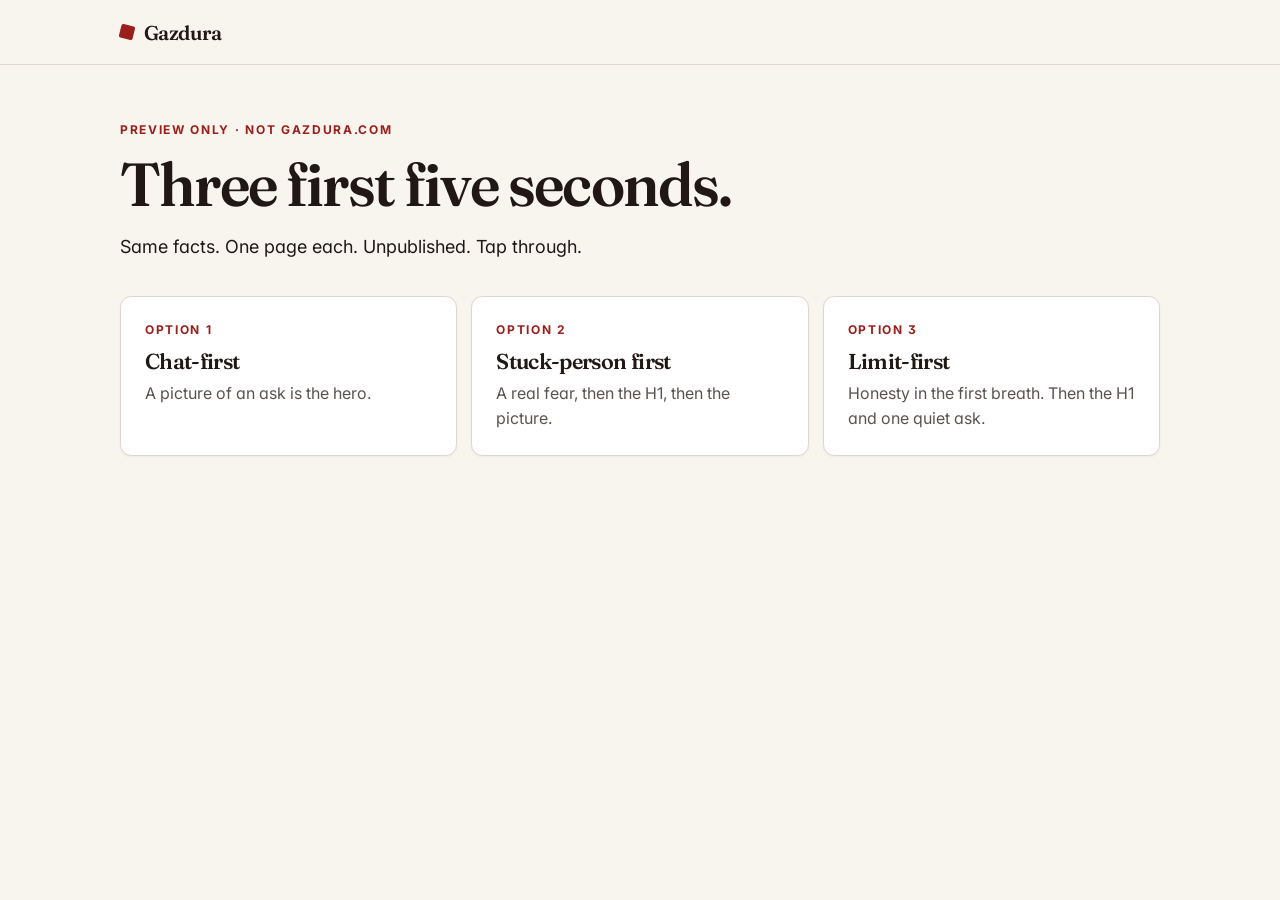
<file: index.html>
<!DOCTYPE html>
<html lang="en">
<head>
<meta charset="utf-8">
<meta name="viewport" content="width=device-width, initial-scale=1">
<title>Gazdura · three first-five-seconds</title>
<meta name="robots" content="noindex,nofollow">
<link rel="preconnect" href="https://fonts.googleapis.com">
<link rel="preconnect" href="https://fonts.gstatic.com" crossorigin>
<link href="https://fonts.googleapis.com/css2?family=Fraunces:opsz,wght@9..144,500;9..144,600&family=Instrument+Serif:ital@0;1&family=Inter:opsz,wght@14..32,400;14..32,500;14..32,600;14..32,700&display=swap" rel="stylesheet">
<link rel="stylesheet" href="styles.css">
</head>
<body>
<a class="skip" href="#main">Skip to content</a>
<header class="site-header">
  <div class="wrap nav">
    <span class="wordmark"><span class="mark" aria-hidden="true"></span>Gazdura</span>
  </div>
</header>
<main id="main" class="chooser wrap">
  <p class="eyebrow">Preview only · not gazdura.com</p>
  <h1>Three first five seconds.</h1>
  <p class="lede">Same facts. One page each. Unpublished. Tap through.</p>
  <div class="opt-grid">
    <a class="opt" href="chat-first/">
      <div class="n">Option 1</div>
      <h2>Chat-first</h2>
      <p>A picture of an ask is the hero.</p>
    </a>
    <a class="opt" href="stuck-person/">
      <div class="n">Option 2</div>
      <h2>Stuck-person first</h2>
      <p>A real fear, then the H1, then the picture.</p>
    </a>
    <a class="opt" href="limit-first/">
      <div class="n">Option 3</div>
      <h2>Limit-first</h2>
      <p>Honesty in the first breath. Then the H1 and one quiet ask.</p>
    </a>
  </div>
</main>
</body>
</html>
</file>
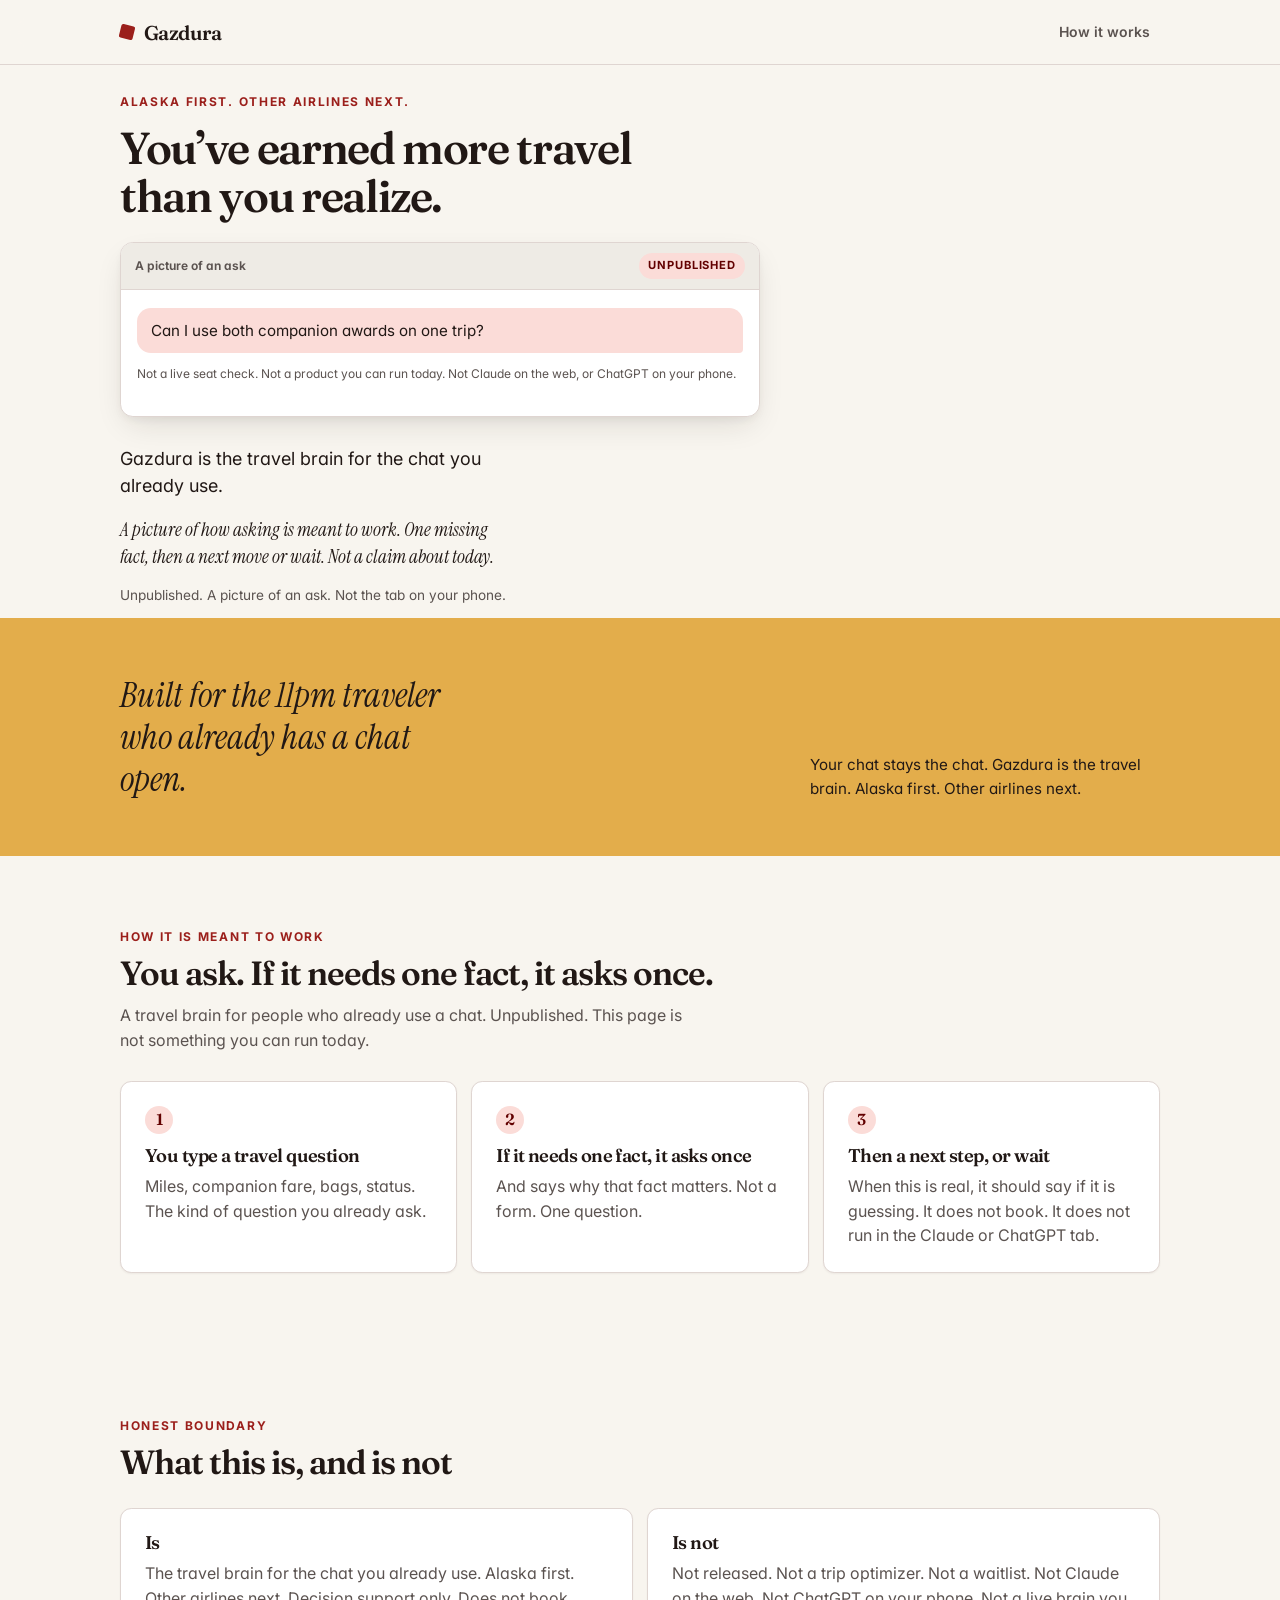
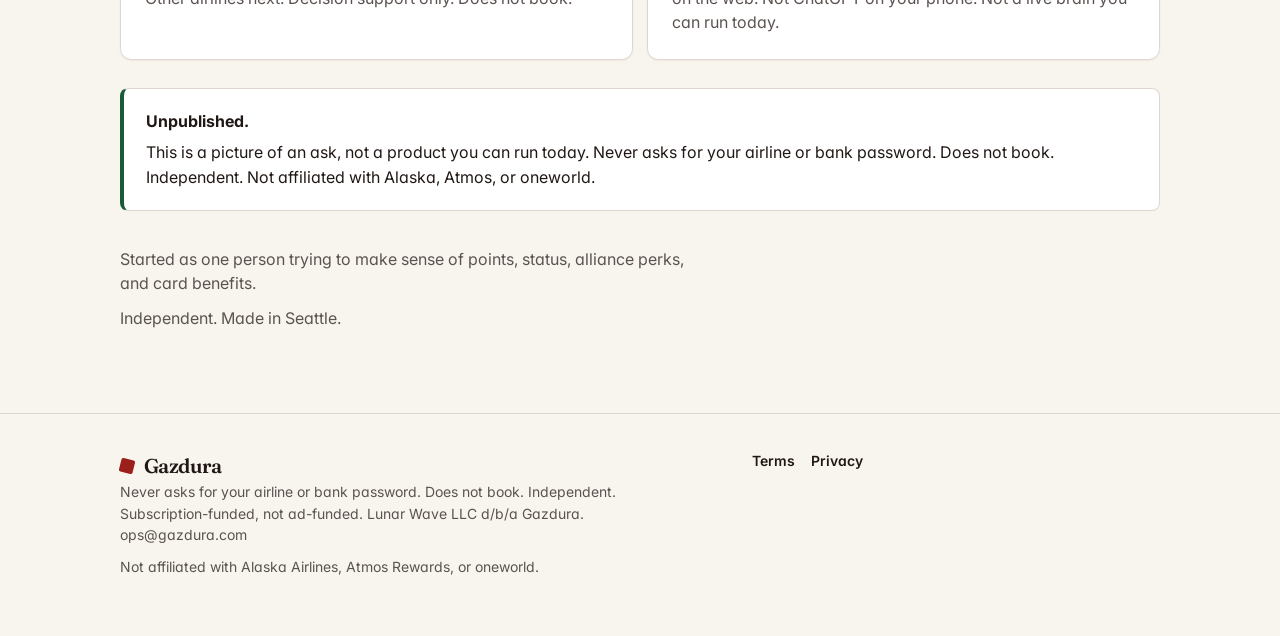
<file: chat-first/index.html>
<!DOCTYPE html>
<html lang="en">
<head>
<meta charset="utf-8">
<meta name="viewport" content="width=device-width, initial-scale=1">
<title>Gazdura · You’ve earned more travel than you realize</title>
<meta name="description" content="Gazdura is the travel brain for the chat you already use. Alaska first. Other airlines next. Unpublished.">
<meta name="robots" content="noindex,nofollow">
<link rel="preconnect" href="https://fonts.googleapis.com">
<link rel="preconnect" href="https://fonts.gstatic.com" crossorigin>
<link href="https://fonts.googleapis.com/css2?family=Fraunces:opsz,wght@9..144,500;9..144,600&family=Instrument+Serif:ital@0;1&family=Inter:opsz,wght@14..32,400;14..32,500;14..32,600;14..32,700&display=swap" rel="stylesheet">
<link rel="stylesheet" href="../styles.css">
</head>
<body class="opt-chat">
<a class="skip" href="#main">Skip to content</a>
<header class="site-header">
  <div class="wrap nav">
    <a class="wordmark" href="#main"><span class="mark" aria-hidden="true"></span>Gazdura</a>
    <nav class="nav-links" aria-label="Primary">
      <a href="#how">How it works</a>
    </nav>
  </div>
</header>
<main id="main">
  <section class="hero chat-hero wrap">
    <p class="eyebrow">Alaska first. Other airlines next.</p>
    <h1>You’ve earned more travel than you realize.</h1>
    <div class="frame ask-only" id="ask" aria-label="A picture of an ask">
      <div class="frame-bar">
        <div class="frame-title">A picture of an ask</div>
        <span class="unpub">Unpublished</span>
      </div>
      <div class="frame-body">
        <div class="bubble bubble-user"><p>Can I use both companion awards on one trip?</p></div>
        <p class="receipt">Not a live seat check. Not a product you can run today. Not Claude on the web, or ChatGPT on your phone.</p>
      </div>
    </div>
    <p class="lede" style="margin-top:28px">Gazdura is the travel brain for the chat you already use.</p>
    <p class="visitor">A picture of how asking is meant to work. One missing fact, then a next move or wait. Not a claim about today.</p>
    <p class="ask-caption">Unpublished. A picture of an ask. Not the tab on your phone.</p>
  </section>

  <div class="gold-band">
    <div class="wrap gold-inner">
      <p class="editorial">Built for the 11pm traveler who already has a chat open.</p>
      <p class="aside">Your chat stays the chat. Gazdura is the travel brain. Alaska first. Other airlines next.</p>
    </div>
  </div>
  <section class="block wrap" id="how">
    <p class="section-kicker">How it is meant to work</p>
    <h2>You ask. If it needs one fact, it asks once.</h2>
    <p class="section-lede">A travel brain for people who already use a chat. Unpublished. This page is not something you can run today.</p>
    <div class="steps">
      <article class="step">
        <h3>You type a travel question</h3>
        <p>Miles, companion fare, bags, status. The kind of question you already ask.</p>
      </article>
      <article class="step">
        <h3>If it needs one fact, it asks once</h3>
        <p>And says why that fact matters. Not a form. One question.</p>
      </article>
      <article class="step">
        <h3>Then a next step, or wait</h3>
        <p>When this is real, it should say if it is guessing. It does not book. It does not run in the Claude or ChatGPT tab.</p>
      </article>
    </div>
  </section>
  <section class="block wrap" id="limits">
    <p class="section-kicker">Honest boundary</p>
    <h2>What this is, and is not</h2>
    <div class="bounds">
      <article class="card">
        <h3>Is</h3>
        <p>The travel brain for the chat you already use. Alaska first. Other airlines next. Decision support only. Does not book.</p>
      </article>
      <article class="card">
        <h3>Is not</h3>
        <p>Not released. Not a trip optimizer. Not a waitlist. Not Claude on the web. Not ChatGPT on your phone. Not a live brain you can run today.</p>
      </article>
    </div>
    <div class="note">
      <strong>Unpublished.</strong>
      <p>This is a picture of an ask, not a product you can run today. Never asks for your airline or bank password. Does not book. Independent. Not affiliated with Alaska, Atmos, or oneworld.</p>
    </div>
    <div class="origin">
      <p>Started as one person trying to make sense of points, status, alliance perks, and card benefits.</p>
      <p>Independent. Made in Seattle.</p>
    </div>
  </section>
</main>
<footer class="site-footer">
  <div class="wrap foot-grid">
    <div>
      <a class="wordmark" href="#main"><span class="mark" aria-hidden="true"></span>Gazdura</a>
      <div class="fine">
        <p>Never asks for your airline or bank password. Does not book. Independent. Subscription-funded, not ad-funded. Lunar Wave LLC d/b/a Gazdura. ops@gazdura.com</p>
        <p>Not affiliated with Alaska Airlines, Atmos Rewards, or oneworld.</p>
      </div>
    </div>
    <div class="legal">
      <a href="https://gazdura.com/terms">Terms</a>
      <a href="https://gazdura.com/privacy">Privacy</a>
    </div>
  </div>
</footer>

</body>
</html>
</file>
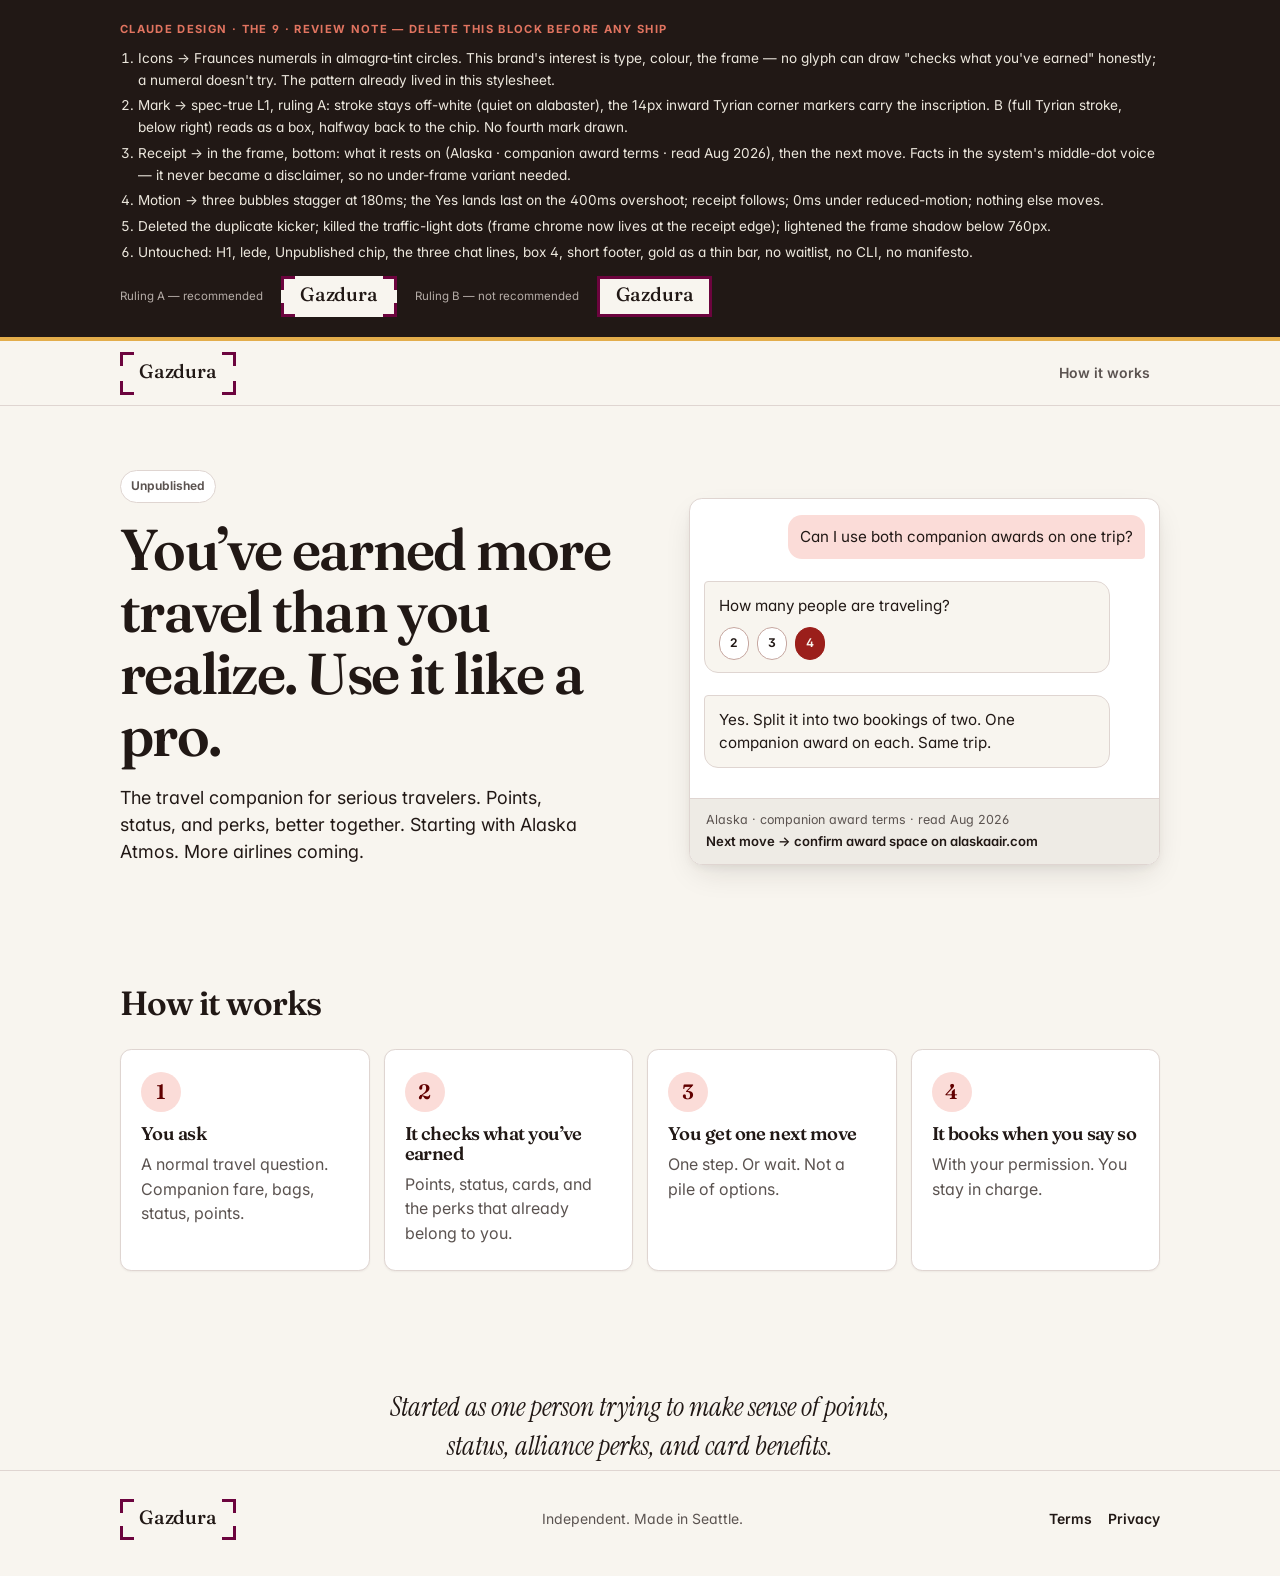
<file: door-9/index.html>
<!DOCTYPE html>
<html lang="en">
<head>
<meta charset="utf-8">
<meta name="viewport" content="width=device-width, initial-scale=1">
<title>Gazdura · You’ve earned more travel than you realize</title>
<meta name="description" content="The travel companion for serious travelers. Points, status, and perks, better together. Starting with Alaska Atmos. More airlines coming.">
<meta name="robots" content="noindex,nofollow">
<link rel="preconnect" href="https://fonts.googleapis.com">
<link rel="preconnect" href="https://fonts.gstatic.com" crossorigin>
<link href="https://fonts.googleapis.com/css2?family=Fraunces:opsz,wght@9..144,500;9..144,600&family=Instrument+Serif:ital@0;1&family=Inter:opsz,wght@14..32,400;14..32,500;14..32,600;14..32,700&display=swap" rel="stylesheet">
<link rel="stylesheet" href="styles.css">
</head>
<body class="opt-door v2">
<template id="__bundler_thumbnail"><svg xmlns="http://www.w3.org/2000/svg" viewBox="0 0 100 100"><rect width="100" height="100" fill="#f8f5ef"></rect><text x="50" y="64" text-anchor="middle" font-family="Georgia, serif" font-size="40" fill="#9b1f1b">G</text></svg></template>

<aside class="ship-note" aria-label="Review note">
  <div class="wrap">
    <span class="nk">Claude Design · the 9 · review note — delete this block before any ship</span>
    <ol>
      <li>Icons → Fraunces numerals in almagra-tint circles. This brand's interest is type, colour, the frame — no glyph can draw "checks what you've earned" honestly; a numeral doesn't try. The pattern already lived in this stylesheet.</li>
      <li>Mark → spec-true L1, ruling A: stroke stays off-white (quiet on alabaster), the 14px inward Tyrian corner markers carry the inscription. B (full Tyrian stroke, below right) reads as a box, halfway back to the chip. No fourth mark drawn.</li>
      <li>Receipt → in the frame, bottom: what it rests on (Alaska · companion award terms · read Aug 2026), then the next move. Facts in the system's middle-dot voice — it never became a disclaimer, so no under-frame variant needed.</li>
      <li>Motion → three bubbles stagger at 180ms; the Yes lands last on the 400ms overshoot; receipt follows; 0ms under reduced-motion; nothing else moves.</li>
      <li>Deleted the duplicate kicker; killed the traffic-light dots (frame chrome now lives at the receipt edge); lightened the frame shadow below 760px.</li>
      <li>Untouched: H1, lede, Unpublished chip, the three chat lines, box 4, short footer, gold as a thin bar, no waitlist, no CLI, no manifesto.</li>
    </ol>
    <div class="marks">
      <span class="lbl">Ruling A — recommended</span>
      <span class="l1x"><b class="ck tl"></b><b class="ck tr"></b><b class="ck bl"></b><b class="ck br"></b><span class="wm">Gazdura</span></span>
      <span class="lbl">Ruling B — not recommended</span>
      <span class="l1x vb"><b class="ck tl"></b><b class="ck tr"></b><b class="ck bl"></b><b class="ck br"></b><span class="wm">Gazdura</span></span>
    </div>
  </div>
</aside>

<a class="skip" href="#main">Skip to content</a>
<div class="gold-line" aria-hidden="true"></div>
<header class="site-header">
  <div class="wrap nav">
    <a class="l1x" href="#main" aria-label="Gazdura"><b class="ck tl"></b><b class="ck tr"></b><b class="ck bl"></b><b class="ck br"></b><span class="wm">Gazdura</span></a>
    <nav class="nav-links" aria-label="Primary">
      <a href="#how">How it works</a>
    </nav>
  </div>
</header>
<main id="main">
  <section class="hero wrap door-hero">
    <div class="door-copy">
      <span class="chip quiet-unpub">Unpublished</span>
      <h1>You’ve earned more travel than you realize. Use it like a pro.</h1>
      <p class="lede wide">The travel companion for serious travelers. Points, status, and perks, better together. Starting with Alaska Atmos. More airlines coming.</p>
    </div>
    <div class="chat" id="ask" aria-label="A chat">
      <div class="chat-body">
        <div class="bubble bubble-user"><p>Can I use both companion awards on one trip?</p></div>
        <div class="bubble bubble-agent">
          <p>How many people are traveling?</p>
          <div class="choices">
            <span class="choice">2</span>
            <span class="choice">3</span>
            <span class="choice on">4</span>
          </div>
        </div>
        <div class="bubble bubble-agent bubble-yes">
          <p>Yes. Split it into two bookings of two. One companion award on each. Same trip.</p>
        </div>
      </div>
      <div class="chat-receipt">
        <span class="rests">Alaska · companion award terms · read Aug 2026</span>
        <span class="next">Next move → confirm award space on alaskaair.com</span>
      </div>
    </div>
  </section>

  <section class="block wrap" id="how">
    <h2>How it works</h2>
    <div class="how-4">
      <article class="how-card">
        <span class="how-num" aria-hidden="true">1</span>
        <h3>You ask</h3>
        <p>A normal travel question. Companion fare, bags, status, points.</p>
      </article>
      <article class="how-card">
        <span class="how-num" aria-hidden="true">2</span>
        <h3>It checks what you’ve earned</h3>
        <p>Points, status, cards, and the perks that already belong to you.</p>
      </article>
      <article class="how-card">
        <span class="how-num" aria-hidden="true">3</span>
        <h3>You get one next move</h3>
        <p>One step. Or wait. Not a pile of options.</p>
      </article>
      <article class="how-card">
        <span class="how-num" aria-hidden="true">4</span>
        <h3>It books when you say so</h3>
        <p>With your permission. You stay in charge.</p>
      </article>
    </div>
  </section>

  <div class="origin-line wrap">
    <p>Started as one person trying to make sense of points, status, alliance perks, and card benefits.</p>
  </div>
</main>
<footer class="site-footer short-foot">
  <div class="wrap foot-short">
    <a class="l1x" href="#main" aria-label="Gazdura"><b class="ck tl"></b><b class="ck tr"></b><b class="ck bl"></b><b class="ck br"></b><span class="wm">Gazdura</span></a>
    <p>Independent. Made in Seattle.</p>
    <div class="legal">
      <a href="https://gazdura.com/terms">Terms</a>
      <a href="https://gazdura.com/privacy">Privacy</a>
    </div>
  </div>
</footer>
</body>
</html>
</file>
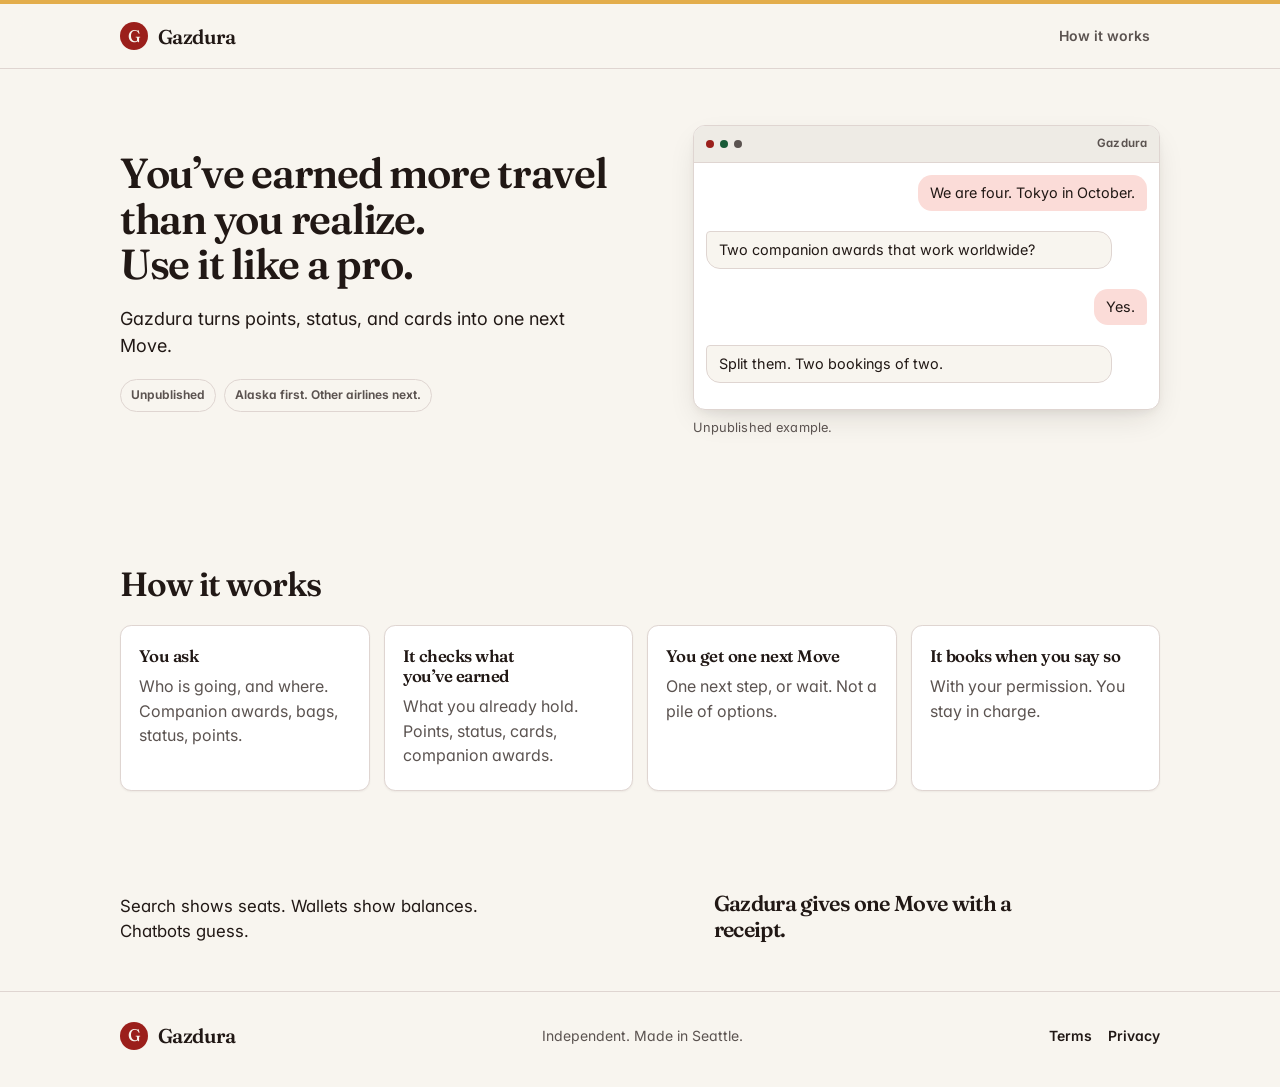
<file: door-a/index.html>
<!DOCTYPE html>
<html lang="en">
<head>
<meta charset="utf-8">
<meta name="viewport" content="width=device-width, initial-scale=1">
<title>Gazdura · You’ve earned more travel than you realize</title>
<meta name="description" content="Gazdura turns points, status, and cards into one next Move.">
<meta name="robots" content="noindex,nofollow">
<link rel="preconnect" href="https://fonts.googleapis.com">
<link rel="preconnect" href="https://fonts.gstatic.com" crossorigin>
<link href="https://fonts.googleapis.com/css2?family=Fraunces:opsz,wght@9..144,500;9..144,600&family=Instrument+Serif:ital@0;1&family=Inter:opsz,wght@14..32,400;14..32,500;14..32,600;14..32,700&display=swap" rel="stylesheet">
<link rel="stylesheet" href="../styles.css">
</head>
<body class="opt-door v3 v4 door-a">
<a class="skip" href="#main">Skip to content</a>
<div class="gold-line" aria-hidden="true"></div>
<header class="site-header">
  <div class="wrap nav">
    <a class="brand" href="#main" aria-label="Gazdura">
      <span class="g-badge" aria-hidden="true">G</span>
      <span class="g-name">Gazdura</span>
    </a>
    <nav class="nav-links" aria-label="Primary">
      <a href="#how">How it works</a>
    </nav>
  </div>
</header>
<main id="main">
  <section class="hero wrap door-hero">
    <div class="door-copy">
      <h1><span class="h1-line">You’ve earned more<br class="phone-br"> travel than you realize.</span><span class="h1-line nowrap">Use it like a pro.</span></h1>
      <p class="lede">Gazdura turns points, status, and cards into one next Move.</p>
      <div class="chips" aria-label="Honesty">
        <span class="chip">Unpublished</span>
        <span class="chip">Alaska first. Other airlines next.</span>
      </div>
    </div>
    <figure class="chat-ex" id="ask">
      <div class="chat" aria-label="Chat A">
        <div class="chat-bar">
          <span class="term-dots" aria-hidden="true"><i class="a"></i><i class="b"></i><i class="c"></i></span>
          <span class="term-title">Gazdura</span>
        </div>
        <div class="chat-body">
          <div class="bubble bubble-user"><p>We are four. Tokyo in October.</p></div>
          <div class="bubble bubble-agent"><p>Two companion awards that work worldwide?</p></div>
          <div class="bubble bubble-user"><p>Yes.</p></div>
          <div class="bubble bubble-agent"><p>Split them. Two bookings of two.</p></div>
        </div>
      </div>
      <figcaption class="chat-note">Unpublished example.</figcaption>
    </figure>
  </section>

  <section class="block wrap" id="how">
    <h2>How it works</h2>
    <div class="how-4">
      <article class="how-card">
        <h3>You ask</h3>
        <p>Who is going, and where. Companion awards, bags, status, points.</p>
      </article>
      <article class="how-card">
        <h3>It checks what you’ve earned</h3>
        <p>What you already hold. Points, status, cards, companion awards.</p>
      </article>
      <article class="how-card">
        <h3>You get one next Move</h3>
        <p>One next step, or wait. Not a pile of options.</p>
      </article>
      <article class="how-card">
        <h3>It books when you say so</h3>
        <p>With your permission. You stay in charge.</p>
      </article>
    </div>
  </section>
  <section class="block wrap later-band">
    <p class="later">Search shows seats. Wallets show balances. Chatbots guess.</p>
    <p class="later strong">Gazdura gives one Move with a receipt.</p>
  </section>
</main>
<footer class="site-footer short-foot">
  <div class="wrap foot-short">
    <a class="brand" href="#main" aria-label="Gazdura">
      <span class="g-badge" aria-hidden="true">G</span>
      <span class="g-name">Gazdura</span>
    </a>
    <p>Independent. Made in Seattle.</p>
    <div class="legal">
      <a href="https://gazdura.com/terms">Terms</a>
      <a href="https://gazdura.com/privacy">Privacy</a>
    </div>
  </div>
</footer>
</body>
</html>
</file>
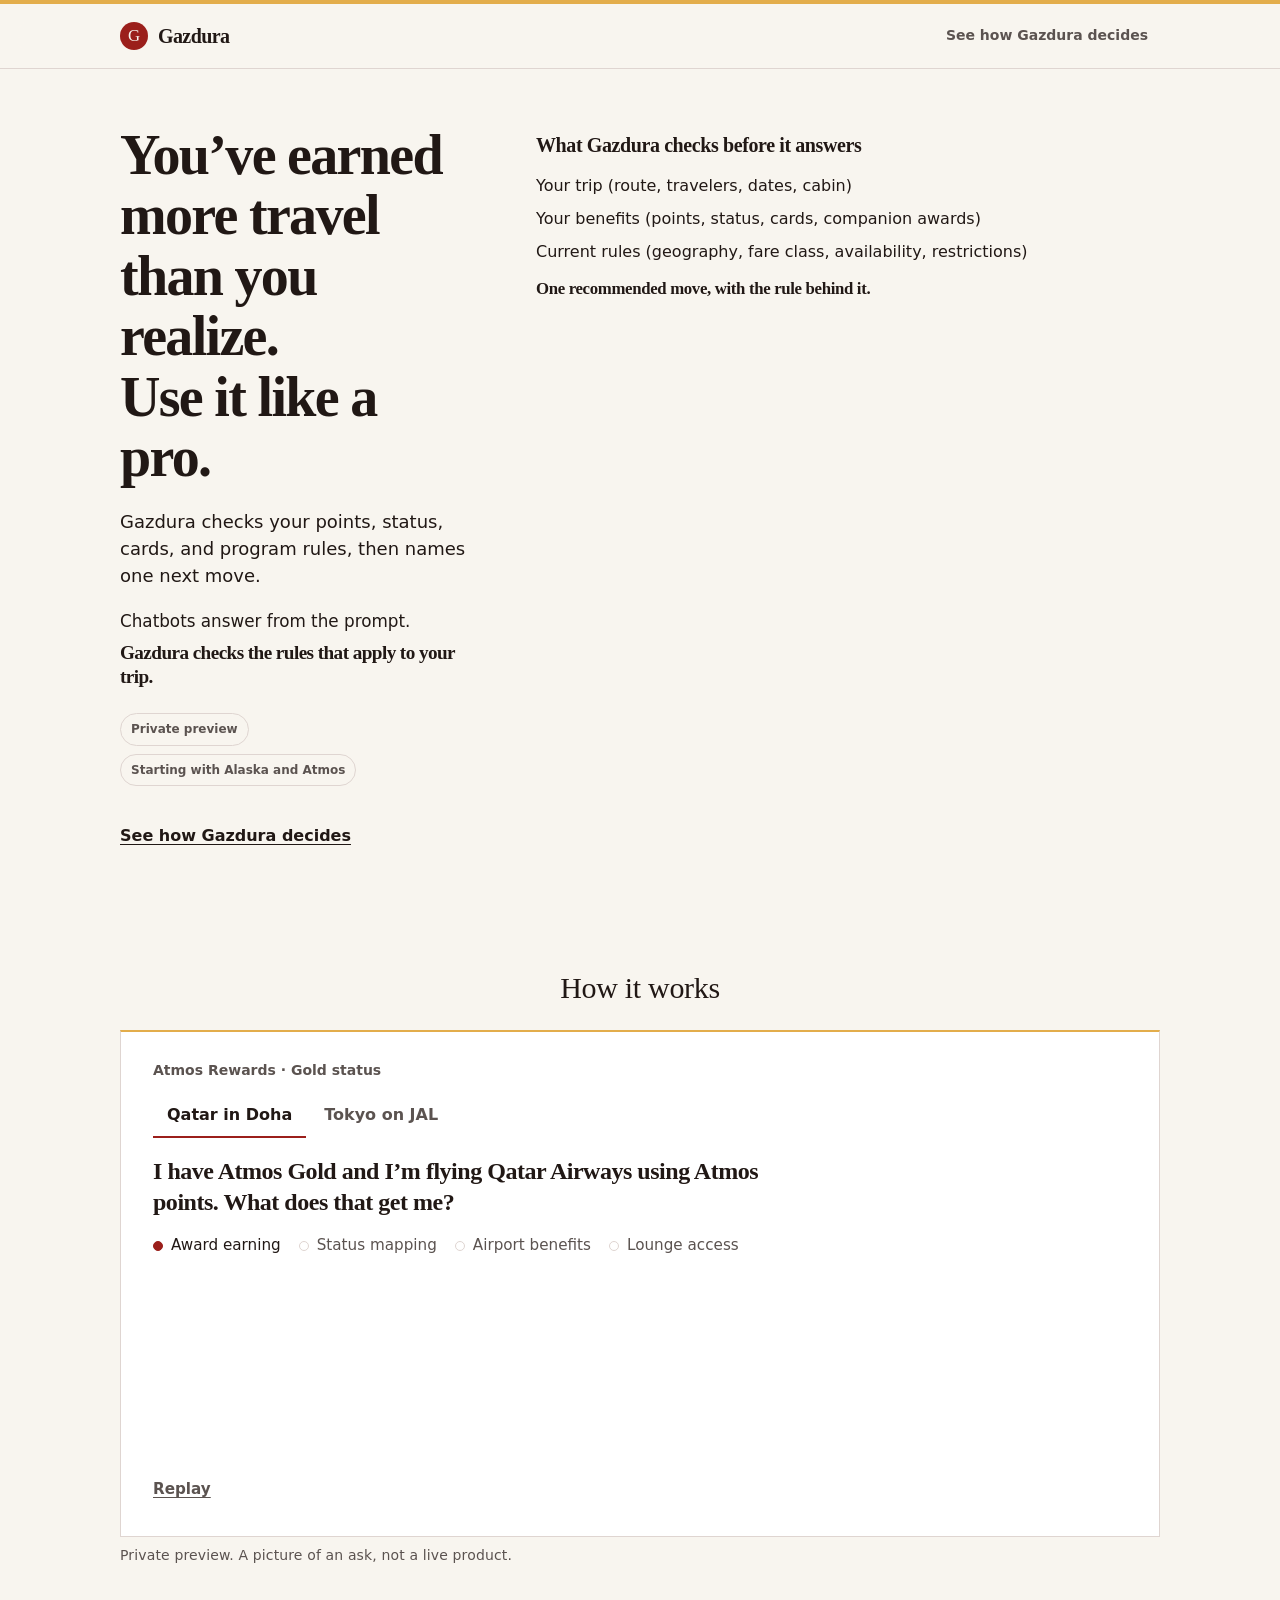
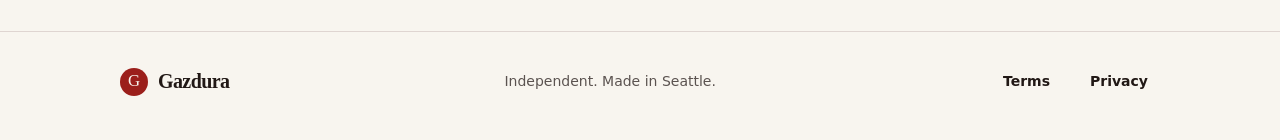
<file: door-b/index.html>
<!DOCTYPE html>
<html lang="en">
<head>
<meta charset="utf-8">
<meta name="viewport" content="width=device-width, initial-scale=1">
<title>Gazdura · You’ve earned more travel than you realize</title>
<meta name="description" content="Gazdura checks your points, status, cards, and program rules, then names one next move.">
<meta name="robots" content="noindex,nofollow">
<link rel="stylesheet" href="../styles.css">
</head>
<body class="opt-door v3 v4 door-b">
<a class="skip" href="#main">Skip to content</a>
<div class="gold-line" aria-hidden="true"></div>
<header class="site-header">
  <div class="wrap nav">
    <a class="brand" href="#main" aria-label="Gazdura">
      <span class="g-badge" aria-hidden="true">G</span>
      <span class="g-name">Gazdura</span>
    </a>
    <nav class="nav-links" aria-label="Primary">
      <a href="#how">See how Gazdura decides</a>
    </nav>
  </div>
</header>
<main id="main">
  <section class="hero wrap door-hero">
    <div class="door-copy">
      <h1><span class="h1-line">You’ve earned more<br class="phone-br"> travel than you realize.</span><span class="h1-line nowrap">Use it like a pro.</span></h1>
      <p class="lede">Gazdura checks your points, status, cards, and program rules, then names one next move.</p>
      <div class="value-pair">
        <p class="later">Chatbots answer from the prompt.</p>
        <p class="later strong">Gazdura checks the rules that apply to your trip.</p>
      </div>
      <div class="chips" aria-label="Honesty">
        <span class="chip">Private preview</span>
        <span class="chip">Starting with Alaska and Atmos</span>
      </div>
      <a class="hero-jump" href="#how">See how Gazdura decides</a>
    </div>
    <aside class="checks" aria-labelledby="checks-title">
      <h2 id="checks-title">What Gazdura checks before it answers</h2>
      <p>Your trip (route, travelers, dates, cabin)</p>
      <p>Your benefits (points, status, cards, companion awards)</p>
      <p>Current rules (geography, fare class, availability, restrictions)</p>
      <p class="checks-close">One recommended move, with the rule behind it.</p>
    </aside>
  </section>
  <section class="how-term" id="how" aria-labelledby="how-h2">
    <div class="wrap">
      <h2 id="how-h2">How it works</h2>
      <div id="sim" class="how-window">
        <div class="sim-chrome">
          <p class="sim-context">Atmos Rewards · Gold status</p>
          <div class="sim-tabs" role="tablist" aria-label="Examples">
            <button type="button" class="sim-tab" role="tab" id="tab-qatar" aria-controls="panel-qatar" aria-selected="true" tabindex="0">Qatar in Doha</button>
            <button type="button" class="sim-tab" role="tab" id="tab-tokyo" aria-controls="panel-tokyo" aria-selected="false" tabindex="-1">Tokyo on JAL</button>
          </div>
        </div>
      <div class="sim-panel" id="panel-qatar" role="tabpanel" aria-labelledby="tab-qatar">
        <p class="sim-q">I have Atmos Gold and I’m flying Qatar Airways using Atmos points. What does that get me?</p>
        <ul class="sim-ticks" aria-label="Checking"><li class="sim-tick"><span class="sim-tick-mark" aria-hidden="true"></span><span>Award earning</span></li><li class="sim-tick"><span class="sim-tick-mark" aria-hidden="true"></span><span>Status mapping</span></li><li class="sim-tick"><span class="sim-tick-mark" aria-hidden="true"></span><span>Airport benefits</span></li><li class="sim-tick"><span class="sim-tick-mark" aria-hidden="true"></span><span>Lounge access</span></li></ul>
        <p class="sim-answer">More than an award seat. The trip still earns Atmos status points, while Atmos Gold maps to oneworld Sapphire—giving you priority check-in, boarding and baggage handling, plus access for you and one guest to Qatar Airways’ Gold Lounge South and Platinum &amp; Gold Lounge North in Doha, even in Economy. Add your Atmos number to the booking so your benefits are recognized.</p>
        <p class="sim-labels"><span class="sim-lab">Earns Atmos status points</span><span class="sim-lab">oneworld Sapphire</span><span class="sim-lab">Priority airport benefits</span><span class="sim-lab">Gold Lounge South</span><span class="sim-lab">Platinum &amp; Gold Lounge North</span></p>
        <button type="button" class="sim-replay">Replay</button>
      </div>
      <div class="sim-panel" id="panel-tokyo" role="tabpanel" aria-labelledby="tab-tokyo" hidden>
        <p class="sim-q">I use Atmos as my main program. Can I use my points for a Japan Airlines trip from Seattle to Tokyo—and still make progress toward status?</p>
        <ul class="sim-ticks" aria-label="Checking"><li class="sim-tick"><span class="sim-tick-mark" aria-hidden="true"></span><span>Partner award access</span></li><li class="sim-tick"><span class="sim-tick-mark" aria-hidden="true"></span><span>Award availability</span></li><li class="sim-tick"><span class="sim-tick-mark" aria-hidden="true"></span><span>Status-point earning</span></li><li class="sim-tick"><span class="sim-tick-mark" aria-hidden="true"></span><span>oneworld benefits</span></li></ul>
        <p class="sim-answer">Yes. When Japan Airlines award space is available, you can book the Tokyo trip with Atmos points. The award still earns Atmos status points, and any eligible oneworld benefits attached to your Atmos status travel with you on JAL.</p>
        <p class="sim-labels"><span class="sim-lab">Book JAL with Atmos points</span><span class="sim-lab">Earns Atmos status points</span><span class="sim-lab">Partner benefits recognized</span></p>
        <button type="button" class="sim-replay">Replay</button>
      </div>
      </div>
      <p class="chat-note">Private preview. A picture of an ask, not a live product.</p>
    </div>
  </section>
</main>
<footer class="site-footer short-foot">
  <div class="wrap foot-short">
    <a class="brand" href="#main" aria-label="Gazdura">
      <span class="g-badge" aria-hidden="true">G</span>
      <span class="g-name">Gazdura</span>
    </a>
    <p>Independent. Made in Seattle.</p>
    <div class="legal">
      <a href="https://gazdura.com/terms">Terms</a>
      <a href="https://gazdura.com/privacy">Privacy</a>
    </div>
  </div>
</footer>

<script>
(function () {
  var root = document.getElementById("sim");
  if (!root) return;
  var tabs = Array.prototype.slice.call(root.querySelectorAll("[role=tab]"));
  var reduced = window.matchMedia("(prefers-reduced-motion: reduce)").matches;
  var mobile = window.matchMedia("(max-width: 767px)").matches;
  var timers = [];
  function clearTimers() { timers.forEach(function (id) { clearTimeout(id); }); timers = []; }
  function later(fn, ms) { timers.push(setTimeout(fn, ms)); }
  function panelFor(tab) { return document.getElementById(tab.getAttribute("aria-controls")); }
  function setDone(panel, done) {
    var ticks = panel.querySelectorAll(".sim-tick");
    for (var i = 0; i < ticks.length; i++) ticks[i].classList.toggle("is-on", done);
    panel.classList.toggle("is-done", done);
    panel.classList.toggle("is-playing", !done);
  }
  function play(panel, total) {
    clearTimers();
    var ticks = panel.querySelectorAll(".sim-tick");
    setDone(panel, false);
    if (reduced || mobile) { setDone(panel, true); return; }
    var step = Math.floor(total / (ticks.length + 1));
    for (var i = 0; i < ticks.length; i++) {
      (function (idx) { later(function () { ticks[idx].classList.add("is-on"); }, step * (idx + 1)); })(i);
    }
    later(function () { setDone(panel, true); }, total);
  }
  function selectTab(tab, animate) {
    tabs.forEach(function (t) {
      var on = t === tab;
      t.setAttribute("aria-selected", on ? "true" : "false");
      t.tabIndex = on ? 0 : -1;
      var p = panelFor(t);
      if (on) p.removeAttribute("hidden"); else p.setAttribute("hidden", "");
    });
    play(panelFor(tab), animate ? 2800 : 4000);
  }
  tabs.forEach(function (tab) {
    tab.addEventListener("click", function () { selectTab(tab, true); });
    tab.addEventListener("keydown", function (e) {
      var i = tabs.indexOf(tab);
      if (e.key === "ArrowRight" || e.key === "ArrowLeft") {
        e.preventDefault();
        selectTab(tabs[(i + (e.key === "ArrowRight" ? 1 : tabs.length - 1)) % tabs.length], true);
      }
    });
  });
  root.querySelectorAll(".sim-replay").forEach(function (btn) {
    btn.addEventListener("click", function () { play(btn.closest(".sim-panel"), 4000); });
  });
  var start = tabs[0];
  for (var s = 0; s < tabs.length; s++) { if (tabs[s].getAttribute("aria-selected") === "true") start = tabs[s]; }
  play(panelFor(start), 4000);
})();
</script>

</body>
</html>
</file>
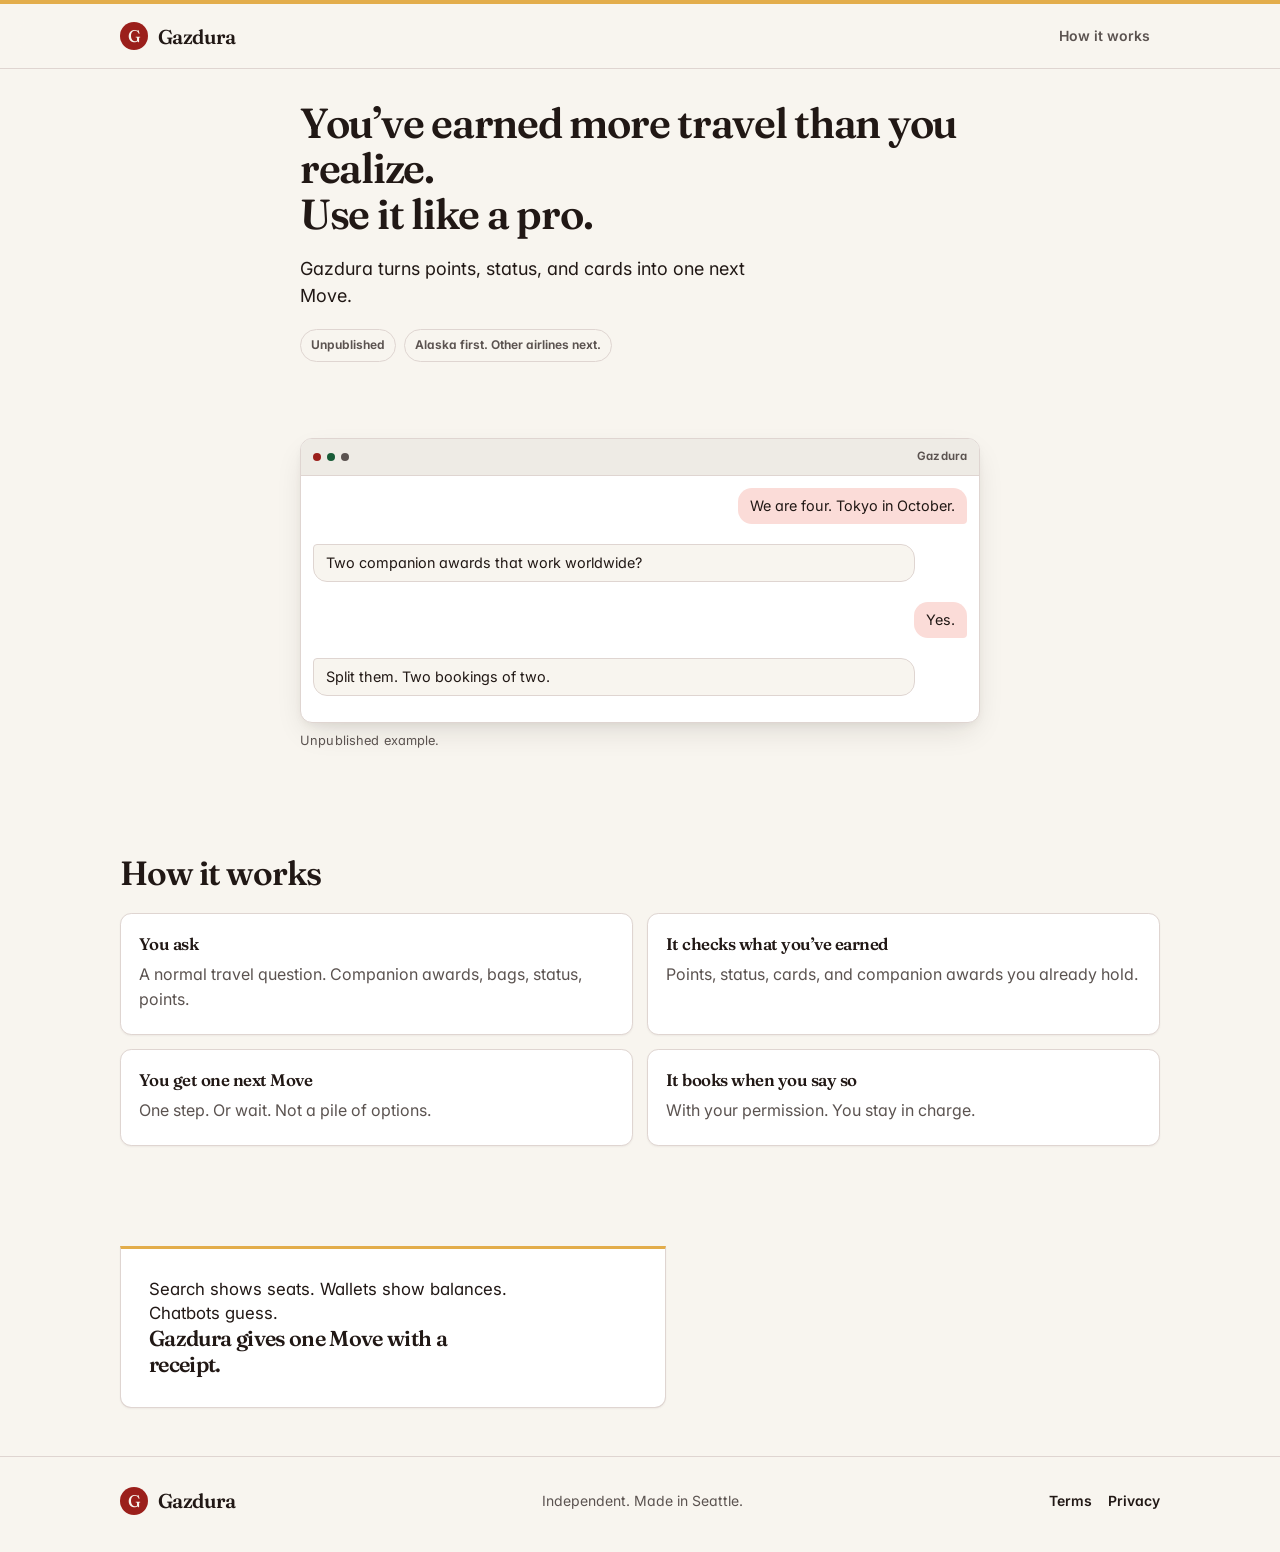
<file: door-c/index.html>
<!DOCTYPE html>
<html lang="en">
<head>
<meta charset="utf-8">
<meta name="viewport" content="width=device-width, initial-scale=1">
<title>Gazdura · You’ve earned more travel than you realize</title>
<meta name="description" content="Gazdura turns points, status, and cards into one next Move.">
<meta name="robots" content="noindex,nofollow">
<link rel="preconnect" href="https://fonts.googleapis.com">
<link rel="preconnect" href="https://fonts.gstatic.com" crossorigin>
<link href="https://fonts.googleapis.com/css2?family=Fraunces:opsz,wght@9..144,500;9..144,600&family=Instrument+Serif:ital@0;1&family=Inter:opsz,wght@14..32,400;14..32,500;14..32,600;14..32,700&display=swap" rel="stylesheet">
<link rel="stylesheet" href="../styles.css">
</head>
<body class="opt-door v3 v4 door-c">
<a class="skip" href="#main">Skip to content</a>
<div class="gold-line" aria-hidden="true"></div>
<header class="site-header">
  <div class="wrap nav">
    <a class="brand" href="#main" aria-label="Gazdura">
      <span class="g-badge" aria-hidden="true">G</span>
      <span class="g-name">Gazdura</span>
    </a>
    <nav class="nav-links" aria-label="Primary">
      <a href="#how">How it works</a>
    </nav>
  </div>
</header>
<main id="main">
  <section class="hero wrap door-hero">
    <div class="door-copy">
      <h1><span class="h1-line">You’ve earned more travel than you realize.</span><span class="h1-line">Use it like a pro.</span></h1>
      <p class="lede">Gazdura turns points, status, and cards into one next Move.</p>
      <div class="chips" aria-label="Honesty">
        <span class="chip">Unpublished</span>
        <span class="chip">Alaska first. Other airlines next.</span>
      </div>
    </div>
    <figure class="chat-ex" id="ask">
      <div class="chat" aria-label="Chat A">
        <div class="chat-bar">
          <span class="term-dots" aria-hidden="true"><i class="a"></i><i class="b"></i><i class="c"></i></span>
          <span class="term-title">Gazdura</span>
        </div>
        <div class="chat-body">
          <div class="bubble bubble-user"><p>We are four. Tokyo in October.</p></div>
          <div class="bubble bubble-agent"><p>Two companion awards that work worldwide?</p></div>
          <div class="bubble bubble-user"><p>Yes.</p></div>
          <div class="bubble bubble-agent"><p>Split them. Two bookings of two.</p></div>
        </div>
      </div>
      <figcaption class="chat-note">Unpublished example.</figcaption>
    </figure>
  </section>

  <section class="block wrap" id="how">
    <h2>How it works</h2>
    <div class="how-4">
      <article class="how-card">
        <h3>You ask</h3>
        <p>A normal travel question. Companion awards, bags, status, points.</p>
      </article>
      <article class="how-card">
        <h3>It checks what you’ve earned</h3>
        <p>Points, status, cards, and companion awards you already hold.</p>
      </article>
      <article class="how-card">
        <h3>You get one next Move</h3>
        <p>One step. Or wait. Not a pile of options.</p>
      </article>
      <article class="how-card">
        <h3>It books when you say so</h3>
        <p>With your permission. You stay in charge.</p>
      </article>
    </div>
  </section>
  <section class="block wrap later-band">
    <div class="later-panel">
      <p class="later">Search shows seats. Wallets show balances. Chatbots guess.</p>
      <p class="later strong">Gazdura gives one Move with a receipt.</p>
    </div>
  </section>
</main>
<footer class="site-footer short-foot">
  <div class="wrap foot-short">
    <a class="brand" href="#main" aria-label="Gazdura">
      <span class="g-badge" aria-hidden="true">G</span>
      <span class="g-name">Gazdura</span>
    </a>
    <p>Independent. Made in Seattle.</p>
    <div class="legal">
      <a href="https://gazdura.com/terms">Terms</a>
      <a href="https://gazdura.com/privacy">Privacy</a>
    </div>
  </div>
</footer>
</body>
</html>
</file>
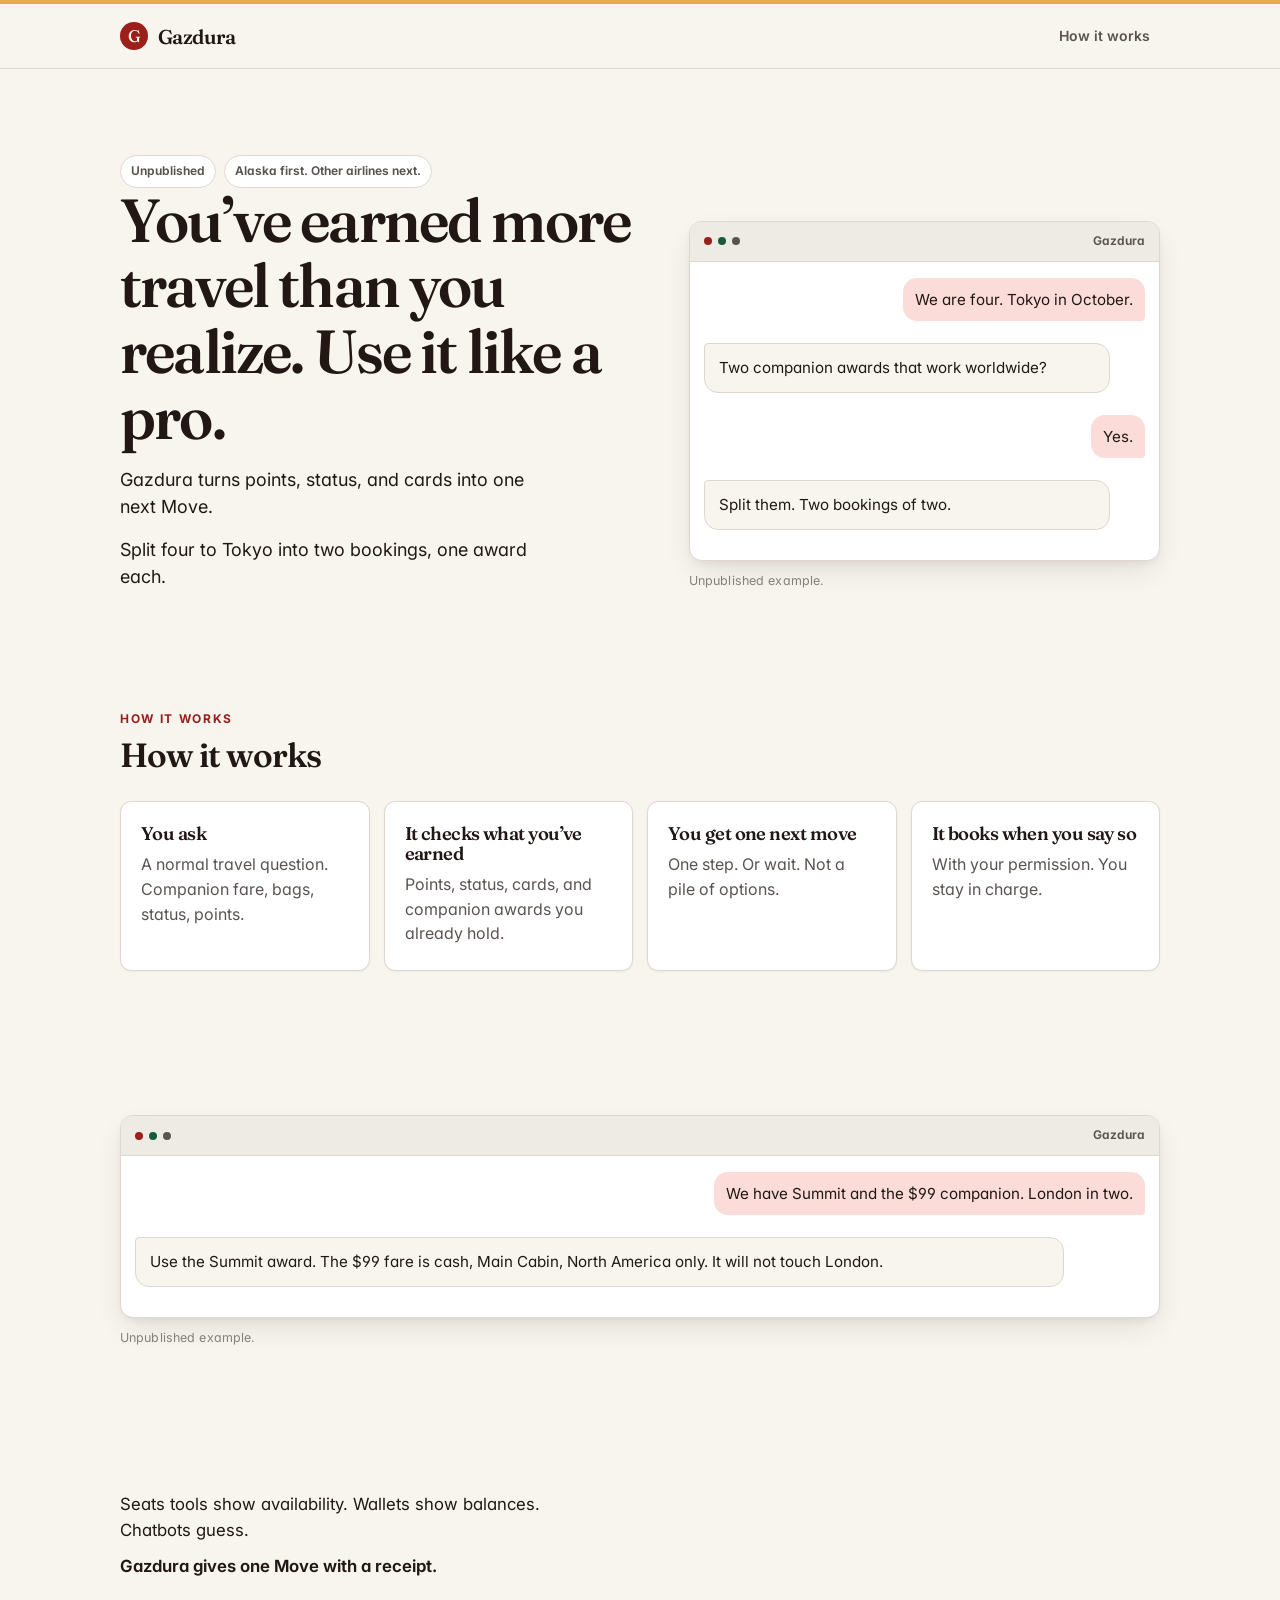
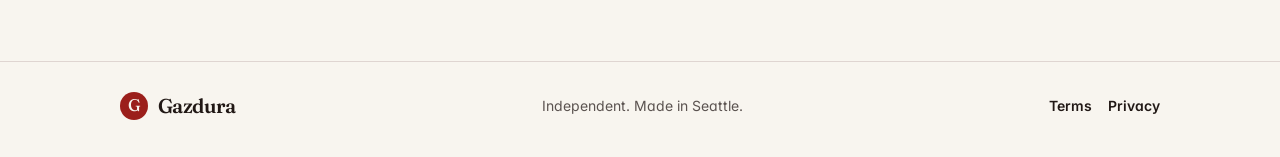
<file: door/index.html>
<!DOCTYPE html>
<html lang="en">
<head>
<meta charset="utf-8">
<meta name="viewport" content="width=device-width, initial-scale=1">
<title>Gazdura · You’ve earned more travel than you realize</title>
<meta name="description" content="Gazdura turns points, status, and cards into one next Move.">
<meta name="robots" content="noindex,nofollow">
<link rel="preconnect" href="https://fonts.googleapis.com">
<link rel="preconnect" href="https://fonts.gstatic.com" crossorigin>
<link href="https://fonts.googleapis.com/css2?family=Fraunces:opsz,wght@9..144,500;9..144,600&family=Instrument+Serif:ital@0;1&family=Inter:opsz,wght@14..32,400;14..32,500;14..32,600;14..32,700&display=swap" rel="stylesheet">
<link rel="stylesheet" href="../styles.css">
</head>
<body class="opt-door v3">
<a class="skip" href="#main">Skip to content</a>
<div class="gold-line" aria-hidden="true"></div>
<header class="site-header">
  <div class="wrap nav">
    <a class="brand" href="#main" aria-label="Gazdura">
      <span class="g-badge" aria-hidden="true">G</span>
      <span class="g-name">Gazdura</span>
    </a>
    <nav class="nav-links" aria-label="Primary">
      <a href="#how">How it works</a>
    </nav>
  </div>
</header>
<main id="main">
  <section class="hero wrap door-hero">
    <div class="door-copy">
      <div class="chips" aria-label="Honesty">
        <span class="chip">Unpublished</span>
        <span class="chip">Alaska first. Other airlines next.</span>
      </div>
      <h1>You’ve earned more travel than you realize. Use it like a pro.</h1>
      <p class="lede wide">Gazdura turns points, status, and cards into one next Move.</p>
      <p class="lede wide">Split four to Tokyo into two bookings, one award each.</p>
    </div>
    <figure class="chat-ex" id="ask">
      <div class="chat" aria-label="Chat A">
        <div class="chat-bar">
          <span class="term-dots" aria-hidden="true"><i class="a"></i><i class="b"></i><i class="c"></i></span>
          <span class="term-title">Gazdura</span>
        </div>
        <div class="chat-body">
          <div class="bubble bubble-user"><p>We are four. Tokyo in October.</p></div>
          <div class="bubble bubble-agent"><p>Two companion awards that work worldwide?</p></div>
          <div class="bubble bubble-user"><p>Yes.</p></div>
          <div class="bubble bubble-agent"><p>Split them. Two bookings of two.</p></div>
        </div>
      </div>
      <figcaption class="chat-note">Unpublished example.</figcaption>
    </figure>
  </section>

  <section class="block wrap" id="how">
    <p class="section-kicker">How it works</p>
    <h2>How it works</h2>
    <div class="how-4">
      <article class="how-card">
        <h3>You ask</h3>
        <p>A normal travel question. Companion fare, bags, status, points.</p>
      </article>
      <article class="how-card">
        <h3>It checks what you’ve earned</h3>
        <p>Points, status, cards, and companion awards you already hold.</p>
      </article>
      <article class="how-card">
        <h3>You get one next move</h3>
        <p>One step. Or wait. Not a pile of options.</p>
      </article>
      <article class="how-card">
        <h3>It books when you say so</h3>
        <p>With your permission. You stay in charge.</p>
      </article>
    </div>
  </section>

  <section class="block wrap" id="chat-b">
    <figure class="chat-ex">
      <div class="chat" aria-label="Chat B">
        <div class="chat-bar">
          <span class="term-dots" aria-hidden="true"><i class="a"></i><i class="b"></i><i class="c"></i></span>
          <span class="term-title">Gazdura</span>
        </div>
        <div class="chat-body">
          <div class="bubble bubble-user"><p>We have Summit and the $99 companion. London in two.</p></div>
          <div class="bubble bubble-agent"><p>Use the Summit award. The $99 fare is cash, Main Cabin, North America only. It will not touch London.</p></div>
        </div>
      </div>
      <figcaption class="chat-note">Unpublished example.</figcaption>
    </figure>
  </section>

  <section class="block wrap later-band">
    <p class="later">Seats tools show availability. Wallets show balances. Chatbots guess.</p>
    <p class="later strong">Gazdura gives one Move with a receipt.</p>
  </section>
</main>
<footer class="site-footer short-foot">
  <div class="wrap foot-short">
    <a class="brand" href="#main" aria-label="Gazdura">
      <span class="g-badge" aria-hidden="true">G</span>
      <span class="g-name">Gazdura</span>
    </a>
    <p>Independent. Made in Seattle.</p>
    <div class="legal">
      <a href="https://gazdura.com/terms">Terms</a>
      <a href="https://gazdura.com/privacy">Privacy</a>
    </div>
  </div>
</footer>
</body>
</html>
</file>
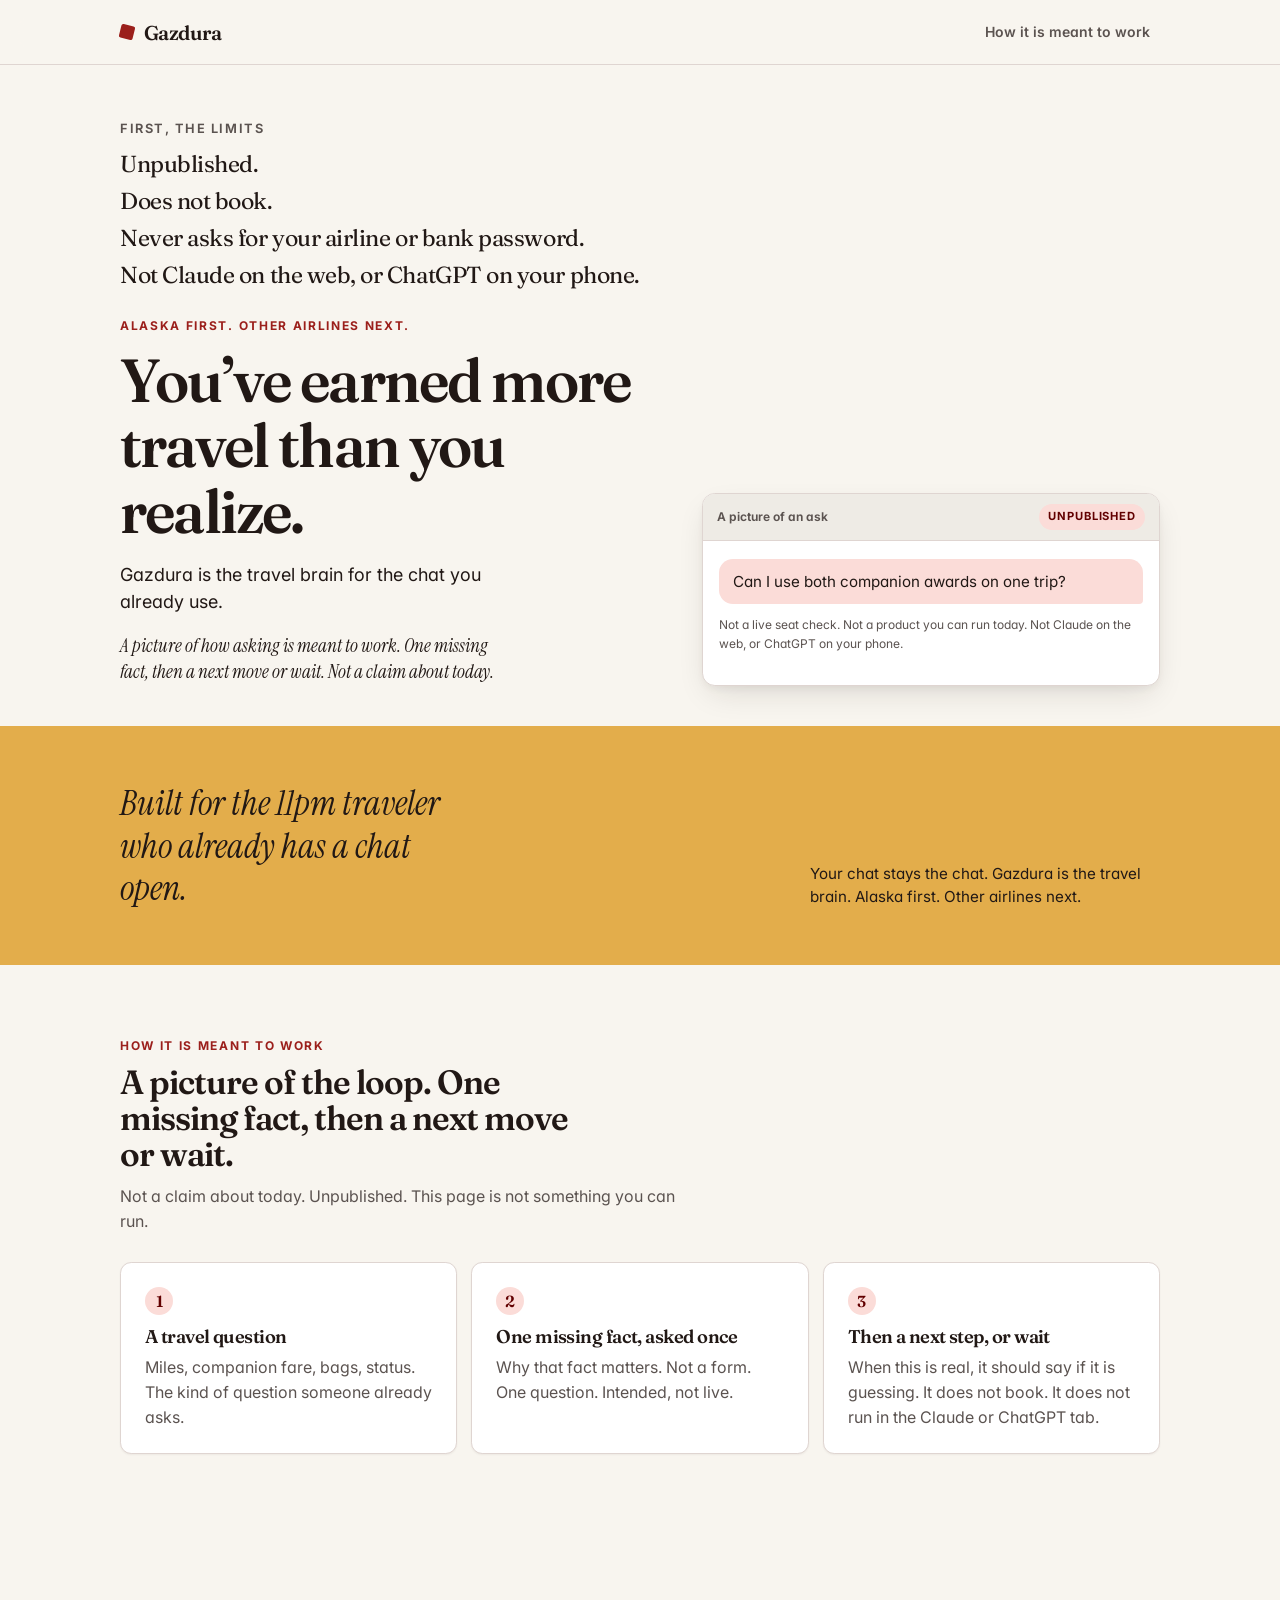
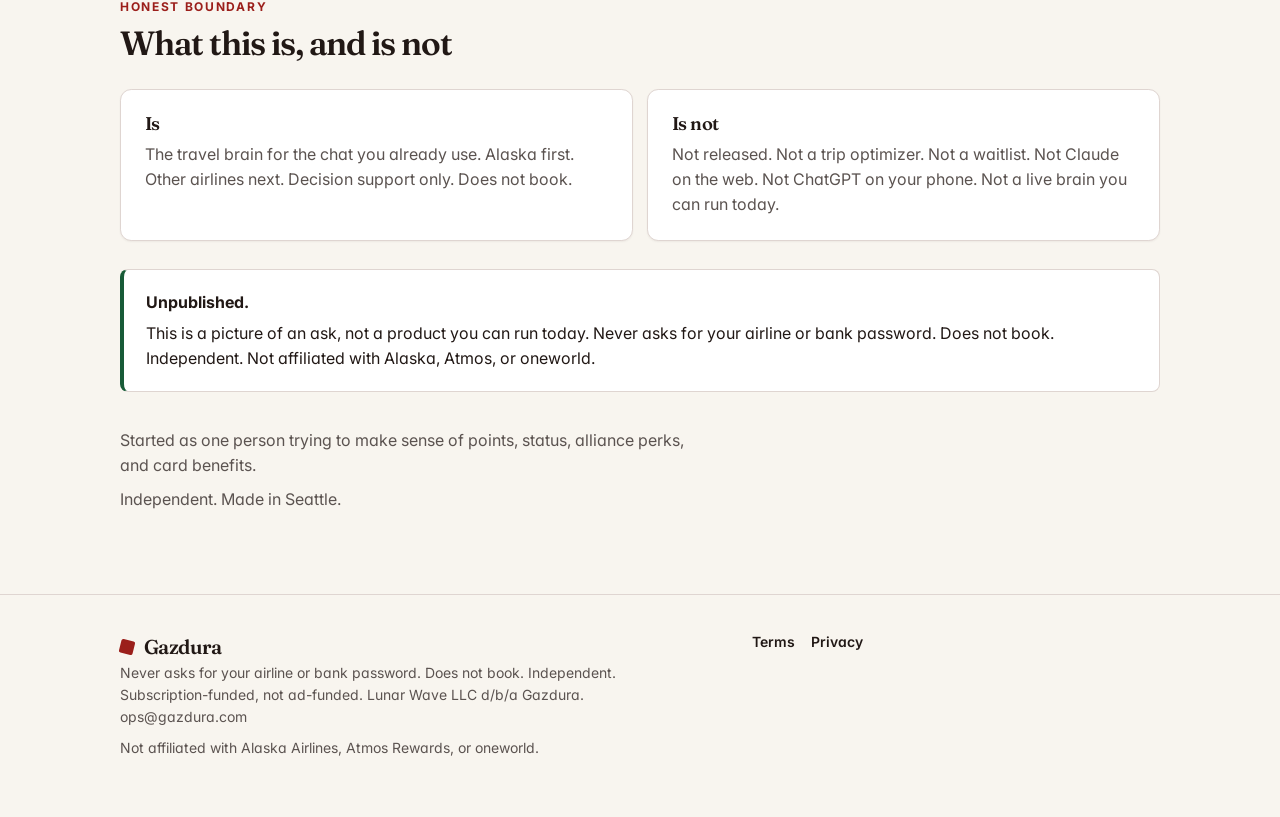
<file: limit-first/index.html>
<!DOCTYPE html>
<html lang="en">
<head>
<meta charset="utf-8">
<meta name="viewport" content="width=device-width, initial-scale=1">
<title>Gazdura · You’ve earned more travel than you realize</title>
<meta name="description" content="Gazdura is the travel brain for the chat you already use. Alaska first. Other airlines next. Unpublished.">
<meta name="robots" content="noindex,nofollow">
<link rel="preconnect" href="https://fonts.googleapis.com">
<link rel="preconnect" href="https://fonts.gstatic.com" crossorigin>
<link href="https://fonts.googleapis.com/css2?family=Fraunces:opsz,wght@9..144,500;9..144,600&family=Instrument+Serif:ital@0;1&family=Inter:opsz,wght@14..32,400;14..32,500;14..32,600;14..32,700&display=swap" rel="stylesheet">
<link rel="stylesheet" href="../styles.css">
</head>
<body class="opt-limit">
<a class="skip" href="#main">Skip to content</a>
<header class="site-header">
  <div class="wrap nav">
    <a class="wordmark" href="#main"><span class="mark" aria-hidden="true"></span>Gazdura</a>
    <nav class="nav-links" aria-label="Primary">
      <a href="#how">How it is meant to work</a>
    </nav>
  </div>
</header>
<main id="main">
  <section class="hero wrap limit-hero">
    <div class="limit-copy">
      <div class="limits">
        <p class="dim">First, the limits</p>
        <p>Unpublished.</p>
        <p>Does not book.</p>
        <p>Never asks for your airline or bank password.</p>
        <p>Not Claude on the web, or ChatGPT on your phone.</p>
      </div>
      <p class="eyebrow">Alaska first. Other airlines next.</p>
      <h1>You’ve earned more travel than you realize.</h1>
      <p class="lede">Gazdura is the travel brain for the chat you already use.</p>
      <p class="visitor">A picture of how asking is meant to work. One missing fact, then a next move or wait. Not a claim about today.</p>
    </div>
    <div class="frame quiet-frame ask-only" id="ask" aria-label="A picture of an ask">
      <div class="frame-bar">
        <div class="frame-title">A picture of an ask</div>
        <span class="unpub">Unpublished</span>
      </div>
      <div class="frame-body">
        <div class="bubble bubble-user"><p>Can I use both companion awards on one trip?</p></div>
        <p class="receipt">Not a live seat check. Not a product you can run today. Not Claude on the web, or ChatGPT on your phone.</p>
      </div>
    </div>
  </section>

  <div class="gold-band">
    <div class="wrap gold-inner">
      <p class="editorial">Built for the 11pm traveler who already has a chat open.</p>
      <p class="aside">Your chat stays the chat. Gazdura is the travel brain. Alaska first. Other airlines next.</p>
    </div>
  </div>
  <section class="block wrap" id="how">
    <p class="section-kicker">How it is meant to work</p>
    <h2>A picture of the loop. One missing fact, then a next move or wait.</h2>
    <p class="section-lede">Not a claim about today. Unpublished. This page is not something you can run.</p>
    <div class="steps">
      <article class="step">
        <h3>A travel question</h3>
        <p>Miles, companion fare, bags, status. The kind of question someone already asks.</p>
      </article>
      <article class="step">
        <h3>One missing fact, asked once</h3>
        <p>Why that fact matters. Not a form. One question. Intended, not live.</p>
      </article>
      <article class="step">
        <h3>Then a next step, or wait</h3>
        <p>When this is real, it should say if it is guessing. It does not book. It does not run in the Claude or ChatGPT tab.</p>
      </article>
    </div>
  </section>
  <section class="block wrap" id="limits">
    <p class="section-kicker">Honest boundary</p>
    <h2>What this is, and is not</h2>
    <div class="bounds">
      <article class="card">
        <h3>Is</h3>
        <p>The travel brain for the chat you already use. Alaska first. Other airlines next. Decision support only. Does not book.</p>
      </article>
      <article class="card">
        <h3>Is not</h3>
        <p>Not released. Not a trip optimizer. Not a waitlist. Not Claude on the web. Not ChatGPT on your phone. Not a live brain you can run today.</p>
      </article>
    </div>
    <div class="note">
      <strong>Unpublished.</strong>
      <p>This is a picture of an ask, not a product you can run today. Never asks for your airline or bank password. Does not book. Independent. Not affiliated with Alaska, Atmos, or oneworld.</p>
    </div>
    <div class="origin">
      <p>Started as one person trying to make sense of points, status, alliance perks, and card benefits.</p>
      <p>Independent. Made in Seattle.</p>
    </div>
  </section>
</main>
<footer class="site-footer">
  <div class="wrap foot-grid">
    <div>
      <a class="wordmark" href="#main"><span class="mark" aria-hidden="true"></span>Gazdura</a>
      <div class="fine">
        <p>Never asks for your airline or bank password. Does not book. Independent. Subscription-funded, not ad-funded. Lunar Wave LLC d/b/a Gazdura. ops@gazdura.com</p>
        <p>Not affiliated with Alaska Airlines, Atmos Rewards, or oneworld.</p>
      </div>
    </div>
    <div class="legal">
      <a href="https://gazdura.com/terms">Terms</a>
      <a href="https://gazdura.com/privacy">Privacy</a>
    </div>
  </div>
</footer>
</body>
</html>
</file>
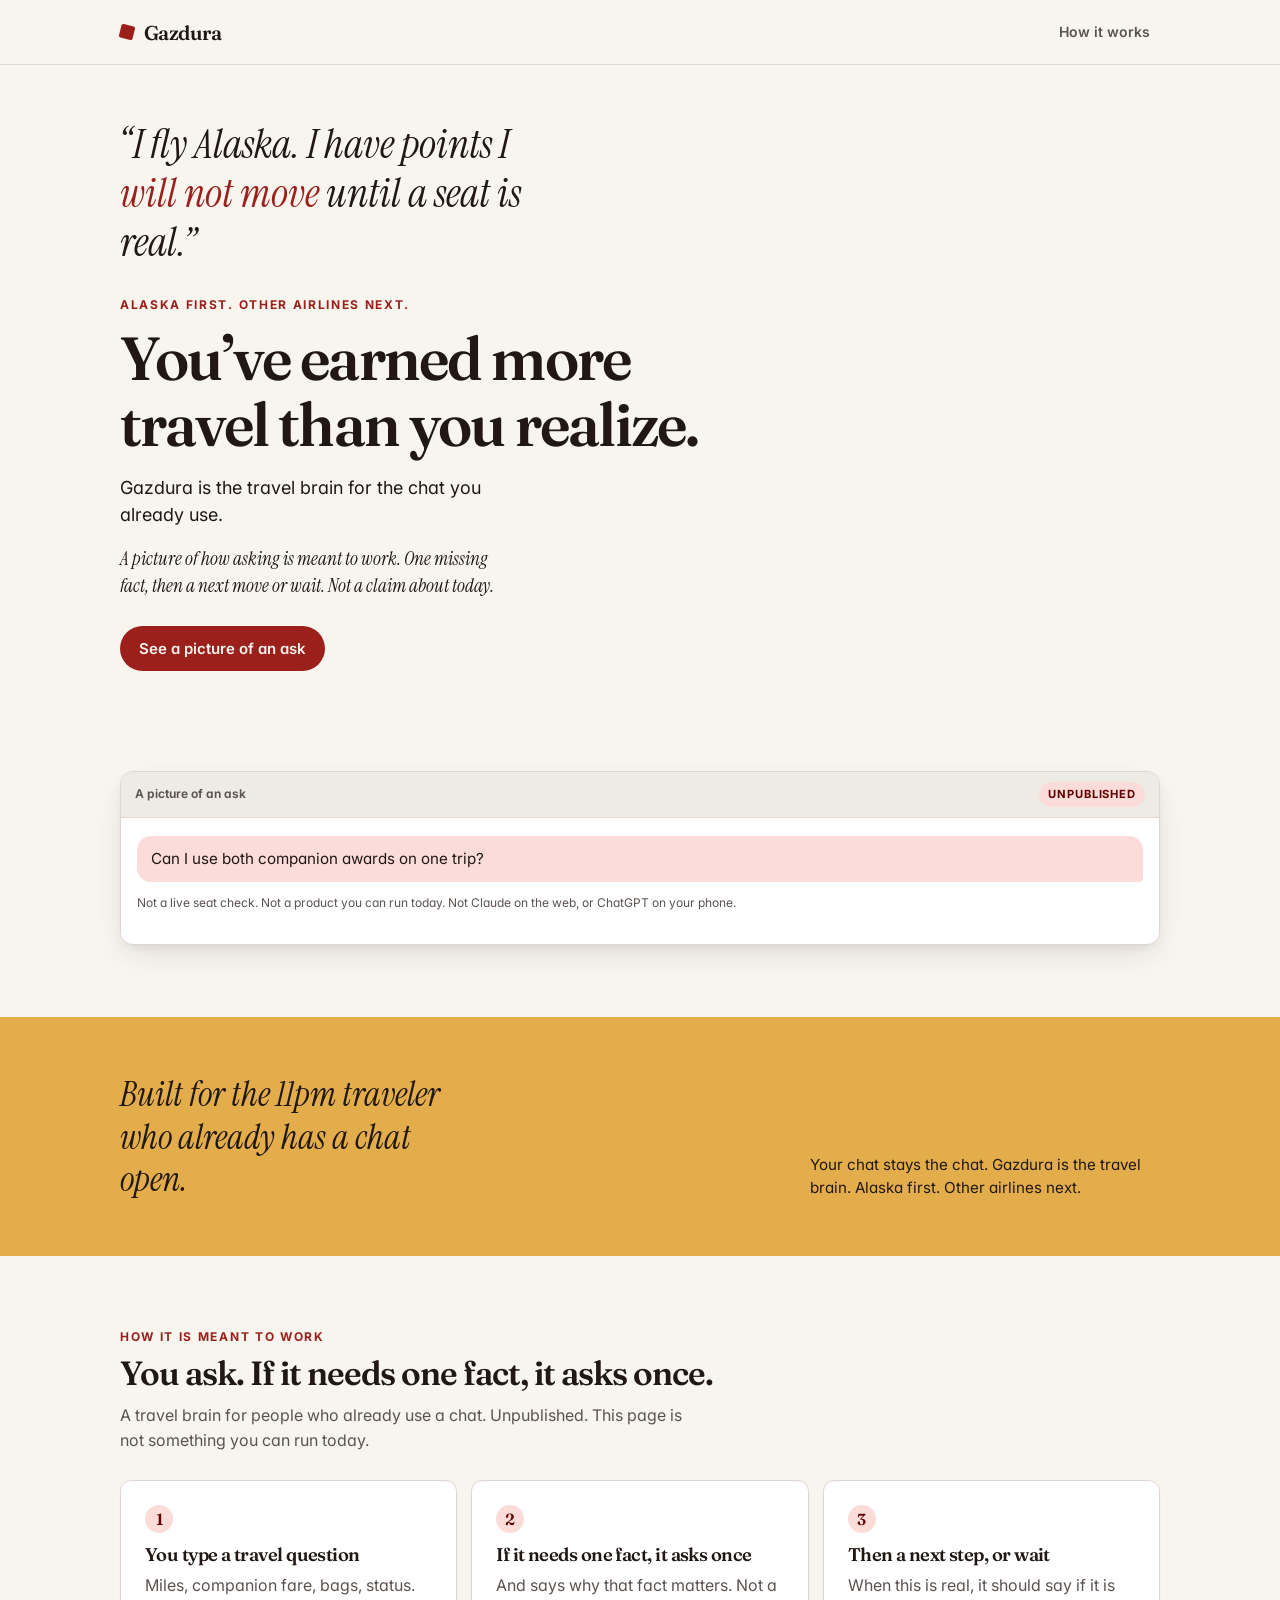
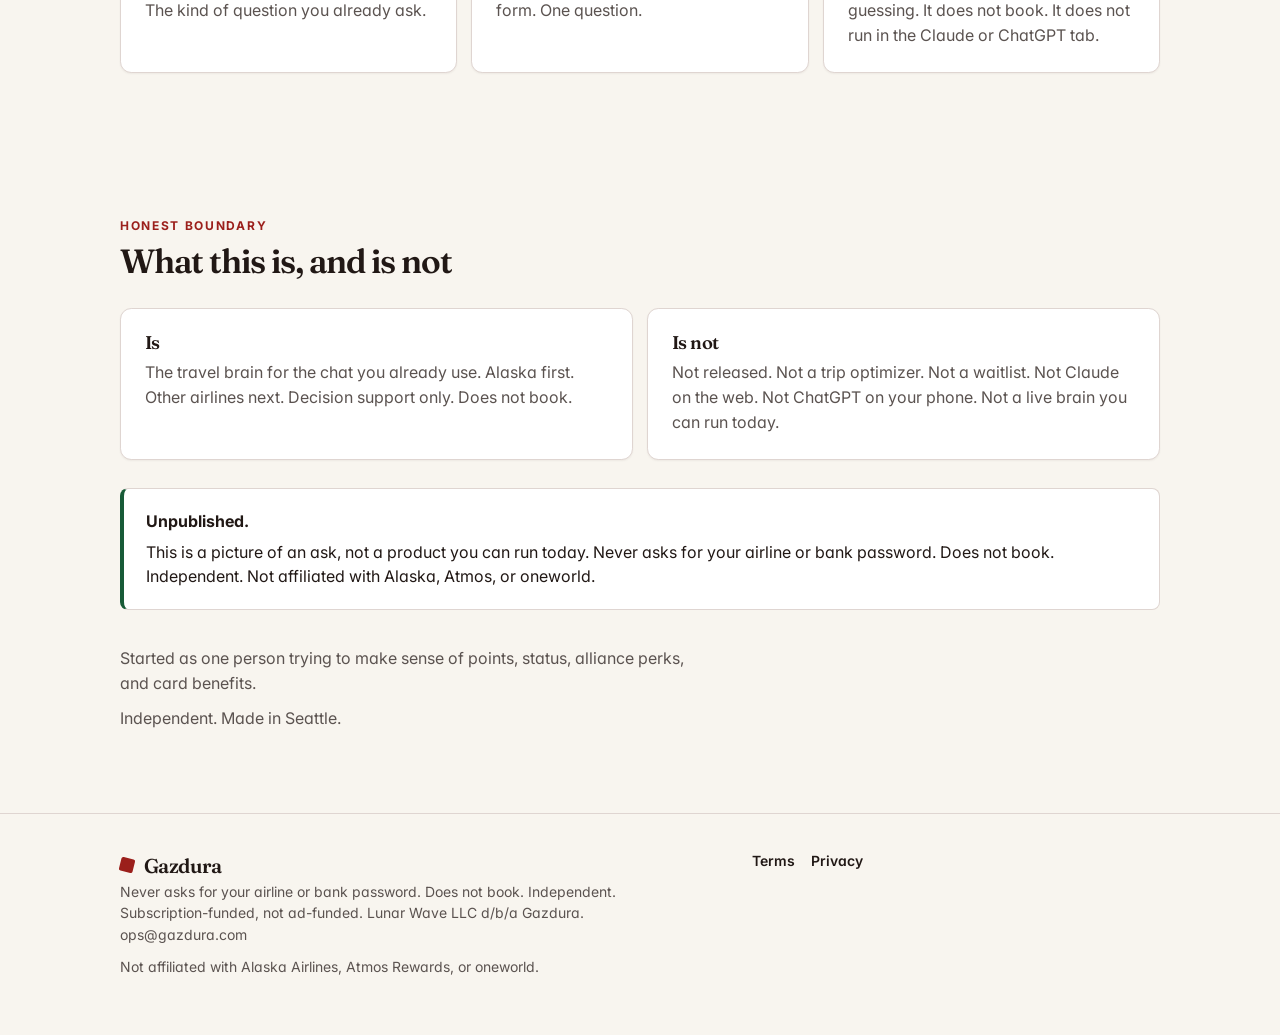
<file: stuck-person/index.html>
<!DOCTYPE html>
<html lang="en">
<head>
<meta charset="utf-8">
<meta name="viewport" content="width=device-width, initial-scale=1">
<title>Gazdura · You’ve earned more travel than you realize</title>
<meta name="description" content="Gazdura is the travel brain for the chat you already use. Alaska first. Other airlines next. Unpublished.">
<meta name="robots" content="noindex,nofollow">
<link rel="preconnect" href="https://fonts.googleapis.com">
<link rel="preconnect" href="https://fonts.gstatic.com" crossorigin>
<link href="https://fonts.googleapis.com/css2?family=Fraunces:opsz,wght@9..144,500;9..144,600&family=Instrument+Serif:ital@0;1&family=Inter:opsz,wght@14..32,400;14..32,500;14..32,600;14..32,700&display=swap" rel="stylesheet">
<link rel="stylesheet" href="../styles.css">
</head>
<body class="opt-stuck">
<a class="skip" href="#main">Skip to content</a>
<header class="site-header">
  <div class="wrap nav">
    <a class="wordmark" href="#main"><span class="mark" aria-hidden="true"></span>Gazdura</a>
    <nav class="nav-links" aria-label="Primary">
      <a href="#how">How it works</a>
    </nav>
  </div>
</header>
<main id="main">
  <section class="hero wrap">
    <p class="stuck-quote">“I fly Alaska. I have points I <span>will not move</span> until a seat is real.”</p>
    <p class="eyebrow">Alaska first. Other airlines next.</p>
    <h1>You’ve earned more travel than you realize.</h1>
    <p class="lede">Gazdura is the travel brain for the chat you already use.</p>
    <p class="visitor">A picture of how asking is meant to work. One missing fact, then a next move or wait. Not a claim about today.</p>
    <div class="cta-row">
      <a class="btn btn-primary" href="#ask">See a picture of an ask</a>
    </div>
  </section>
  <section class="block wrap ask-block">
    <div class="frame ask-only" id="ask" aria-label="A picture of an ask">
      <div class="frame-bar">
        <div class="frame-title">A picture of an ask</div>
        <span class="unpub">Unpublished</span>
      </div>
      <div class="frame-body">
        <div class="bubble bubble-user"><p>Can I use both companion awards on one trip?</p></div>
        <p class="receipt">Not a live seat check. Not a product you can run today. Not Claude on the web, or ChatGPT on your phone.</p>
      </div>
    </div>
  </section>

  <div class="gold-band">
    <div class="wrap gold-inner">
      <p class="editorial">Built for the 11pm traveler who already has a chat open.</p>
      <p class="aside">Your chat stays the chat. Gazdura is the travel brain. Alaska first. Other airlines next.</p>
    </div>
  </div>
  <section class="block wrap" id="how">
    <p class="section-kicker">How it is meant to work</p>
    <h2>You ask. If it needs one fact, it asks once.</h2>
    <p class="section-lede">A travel brain for people who already use a chat. Unpublished. This page is not something you can run today.</p>
    <div class="steps">
      <article class="step">
        <h3>You type a travel question</h3>
        <p>Miles, companion fare, bags, status. The kind of question you already ask.</p>
      </article>
      <article class="step">
        <h3>If it needs one fact, it asks once</h3>
        <p>And says why that fact matters. Not a form. One question.</p>
      </article>
      <article class="step">
        <h3>Then a next step, or wait</h3>
        <p>When this is real, it should say if it is guessing. It does not book. It does not run in the Claude or ChatGPT tab.</p>
      </article>
    </div>
  </section>
  <section class="block wrap" id="limits">
    <p class="section-kicker">Honest boundary</p>
    <h2>What this is, and is not</h2>
    <div class="bounds">
      <article class="card">
        <h3>Is</h3>
        <p>The travel brain for the chat you already use. Alaska first. Other airlines next. Decision support only. Does not book.</p>
      </article>
      <article class="card">
        <h3>Is not</h3>
        <p>Not released. Not a trip optimizer. Not a waitlist. Not Claude on the web. Not ChatGPT on your phone. Not a live brain you can run today.</p>
      </article>
    </div>
    <div class="note">
      <strong>Unpublished.</strong>
      <p>This is a picture of an ask, not a product you can run today. Never asks for your airline or bank password. Does not book. Independent. Not affiliated with Alaska, Atmos, or oneworld.</p>
    </div>
    <div class="origin">
      <p>Started as one person trying to make sense of points, status, alliance perks, and card benefits.</p>
      <p>Independent. Made in Seattle.</p>
    </div>
  </section>
</main>
<footer class="site-footer">
  <div class="wrap foot-grid">
    <div>
      <a class="wordmark" href="#main"><span class="mark" aria-hidden="true"></span>Gazdura</a>
      <div class="fine">
        <p>Never asks for your airline or bank password. Does not book. Independent. Subscription-funded, not ad-funded. Lunar Wave LLC d/b/a Gazdura. ops@gazdura.com</p>
        <p>Not affiliated with Alaska Airlines, Atmos Rewards, or oneworld.</p>
      </div>
    </div>
    <div class="legal">
      <a href="https://gazdura.com/terms">Terms</a>
      <a href="https://gazdura.com/privacy">Privacy</a>
    </div>
  </div>
</footer>

</body>
</html>
</file>
<file: styles.css>
/* Gazdura preview options — Alhambra Layer A only. Gold is a ground. */
:root {
  --background: #f8f5ef;
  --foreground: #211815;
  --primary: #9b1f1b;
  --primary-foreground: #f8f5ef;
  --secondary: #185b37;
  --premium-ground: #e3ad4b;
  --positive: #007187;
  --muted: #eeebe5;
  --muted-foreground: #5b5350;
  --card: #ffffff;
  --border: #dfd5d1;
  --accent: #fbdcd8;
  --accent-foreground: #620000;
  --ring: #9b1f1b;
  --radius: 0.5rem;
  --font-sans: "Inter", ui-sans-serif, system-ui, sans-serif;
  --font-heading: "Fraunces", ui-serif, Georgia, serif;
  --font-editorial: "Instrument Serif", ui-serif, Georgia, serif;
  --shadow-rest: 0 1px 2px 0 oklch(0.22 0.015 45 / 0.05);
  --shadow-hover: 0 4px 12px -2px oklch(0.22 0.015 45 / 0.08);
  --shadow-overlay: 0 12px 32px -8px oklch(0.22 0.015 45 / 0.14), 0 4px 8px -2px oklch(0.22 0.015 45 / 0.06);
  --motion: 200ms;
  --page: 1040px;
}
@media (prefers-reduced-motion: reduce) {
  :root { --motion: 0ms; }
  *, *::before, *::after { transition: none !important; animation: none !important; scroll-behavior: auto !important; }
}
*, *::before, *::after { box-sizing: border-box; }
html { scroll-behavior: smooth; }
html, body { margin: 0; padding: 0; }
body {
  background: var(--background);
  color: var(--foreground);
  font-family: var(--font-sans);
  font-size: 16px;
  line-height: 1.55;
  font-feature-settings: "ss01", "cv11";
  text-rendering: optimizeLegibility;
  -webkit-font-smoothing: antialiased;
}
a { color: var(--primary); text-underline-offset: 0.18em; }
a:hover { color: var(--accent-foreground); }
:focus-visible { outline: 2px solid var(--ring); outline-offset: 2px; }
.skip {
  position: absolute; left: 12px; top: -48px;
  background: var(--primary); color: var(--primary-foreground);
  padding: 8px 12px; border-radius: 6px; z-index: 80;
}
.skip:focus { top: 12px; }
.wrap { width: min(var(--page), calc(100% - 32px)); margin-inline: auto; }
@media (min-width: 880px) { .wrap { width: min(var(--page), calc(100% - 64px)); } }

.site-header {
  position: sticky; top: 0; z-index: 40;
  background: color-mix(in oklab, var(--background) 86%, transparent);
  backdrop-filter: blur(14px);
  border-bottom: 1px solid var(--border);
}
.nav { display: flex; align-items: center; justify-content: space-between; min-height: 64px; gap: 16px; }
.wordmark {
  display: inline-flex; align-items: center; gap: 10px;
  color: var(--foreground); text-decoration: none;
  font-family: var(--font-heading); font-weight: 600; font-size: 1.25rem;
  letter-spacing: -0.03em;
}
.wordmark:hover { color: var(--foreground); }
.mark { width: 14px; height: 14px; background: var(--primary); border-radius: 2px; transform: rotate(14deg); flex: 0 0 14px; }
.nav-links { display: flex; align-items: center; gap: 4px; }
.nav-links a {
  color: var(--muted-foreground); text-decoration: none;
  font-size: 0.875rem; font-weight: 600; padding: 8px 10px;
}
.nav-links a:hover { color: var(--foreground); }

.btn {
  display: inline-flex; align-items: center; justify-content: center;
  min-height: 44px; padding: 10px 18px;
  border-radius: 999px; border: 1px solid transparent;
  font-family: var(--font-sans); font-size: 0.9375rem; font-weight: 600;
  text-decoration: none; cursor: pointer;
  transition: transform var(--motion) ease, box-shadow var(--motion) ease;
}
.btn-primary { background: var(--primary); color: var(--primary-foreground); }
.btn-primary:hover { color: var(--primary-foreground); box-shadow: var(--shadow-hover); transform: translateY(-1px); }
.btn-ghost { background: var(--card); color: var(--foreground); border-color: var(--border); }
.btn-ghost:hover { color: var(--foreground); }

h1, h2, h3 { font-family: var(--font-heading); font-weight: 600; letter-spacing: -0.03em; line-height: 1.08; margin: 0; }
h1 { font-size: clamp(2.2rem, 5.6vw, 3.8rem); max-width: 16ch; }
h2 { font-size: clamp(1.55rem, 3vw, 2.1rem); }
h3 { font-size: 1.15rem; }
.eyebrow {
  margin: 0 0 12px;
  color: var(--primary);
  font-size: 0.75rem; font-weight: 700; letter-spacing: 0.14em; text-transform: uppercase;
}
.lede { margin: 16px 0 0; max-width: 38ch; font-size: 1.125rem; line-height: 1.5; }
.visitor {
  margin: 18px 0 0; max-width: 44ch;
  font-family: var(--font-editorial); font-style: italic; font-size: 1.2rem; line-height: 1.4;
}
.cta-row { display: flex; flex-wrap: wrap; gap: 10px; margin-top: 26px; }

/* One conversation frame */
.frame {
  background: var(--card);
  border: 1px solid var(--border);
  border-radius: calc(var(--radius) * 1.6);
  box-shadow: var(--shadow-overlay);
  overflow: hidden;
}
.frame-bar {
  display: flex; align-items: center; justify-content: space-between;
  padding: 10px 14px; background: var(--muted); border-bottom: 1px solid var(--border);
}
.frame-title { font-size: 0.75rem; font-weight: 650; color: var(--muted-foreground); }
.frame-body { padding: 18px 16px 20px; }
.bubble { margin: 0 0 12px; max-width: 92%; }
.bubble p { margin: 0; font-size: 0.95rem; }
.bubble-user {
  margin-left: auto;
  background: var(--accent); color: var(--foreground);
  padding: 11px 14px; border-radius: 14px 14px 4px 14px;
}
.qbox {
  margin: 0 0 12px;
  padding: 12px 14px;
  background: var(--accent); color: var(--accent-foreground);
  border-radius: var(--radius);
}
.qbox strong { display: block; font-size: 0.75rem; margin-bottom: 4px; letter-spacing: 0.04em; text-transform: uppercase; }
.qbox p { margin: 0; font-size: 0.95rem; color: var(--foreground); }
.choices { display: flex; flex-wrap: wrap; gap: 8px; margin-top: 10px; }
.choice {
  border: 1px solid color-mix(in oklab, var(--accent-foreground) 22%, var(--border));
  background: var(--card); color: var(--foreground);
  border-radius: 999px; padding: 6px 10px; font-size: 0.75rem; font-weight: 650;
}
.wait {
  margin: 0 0 10px;
  padding: 12px 14px;
  background: var(--background);
  border-left: 4px solid var(--secondary);
  border-radius: 0 var(--radius) var(--radius) 0;
  font-size: 0.95rem;
}
.receipt { font-size: 0.75rem; color: var(--muted-foreground); }

.gold-band { background: var(--premium-ground); color: var(--foreground); }
.gold-inner { padding: 40px 0; }
@media (min-width: 880px) {
  .gold-inner { padding: 56px 0; display: grid; grid-template-columns: 1.3fr 0.7fr; gap: 40px; align-items: end; }
}
.gold-band .editorial {
  font-family: var(--font-editorial); font-style: italic;
  font-size: clamp(1.55rem, 3.2vw, 2.2rem); line-height: 1.2; max-width: 22ch; margin: 0;
}
.gold-band .aside { margin: 0; max-width: 34ch; font-size: 0.95rem; }

section.block { padding: 56px 0; }
@media (min-width: 880px) { section.block { padding: 72px 0; } }
.section-kicker { margin: 0 0 8px; color: var(--primary); font-size: 0.75rem; font-weight: 700; letter-spacing: 0.14em; text-transform: uppercase; }
.section-lede { margin: 12px 0 0; color: var(--muted-foreground); max-width: 58ch; }
.steps { display: grid; gap: 14px; margin-top: 28px; counter-reset: step; }
@media (min-width: 880px) { .steps { grid-template-columns: repeat(3, 1fr); } }
.step {
  padding: 24px; background: var(--card); border: 1px solid var(--border);
  border-radius: calc(var(--radius) * 1.4); box-shadow: var(--shadow-rest);
}
.step::before {
  counter-increment: step; content: counter(step);
  display: inline-flex; align-items: center; justify-content: center;
  width: 28px; height: 28px; margin-bottom: 12px;
  border-radius: 50%; background: var(--accent); color: var(--accent-foreground);
  font-family: var(--font-heading); font-weight: 600;
}
.step h3 { margin-bottom: 8px; }
.step p { margin: 0; color: var(--muted-foreground); }

.bounds { display: grid; gap: 14px; margin-top: 28px; }
@media (min-width: 760px) { .bounds { grid-template-columns: 1fr 1fr; } }
.card {
  background: var(--card); border: 1px solid var(--border);
  border-radius: calc(var(--radius) * 1.4); padding: 24px; box-shadow: var(--shadow-rest);
}
.card h3 { margin-bottom: 8px; }
.card p { margin: 0; color: var(--muted-foreground); }
.note {
  margin-top: 28px; padding: 20px 22px;
  background: var(--card); border: 1px solid var(--border);
  border-left: 4px solid var(--secondary); border-radius: var(--radius);
}
.note strong { display: block; margin-bottom: 6px; }
.note p { margin: 0; }

.origin { margin-top: 36px; max-width: 58ch; color: var(--muted-foreground); }
.origin p { margin: 0 0 10px; }

.site-footer {
  border-top: 1px solid var(--border);
  padding: 36px 0 48px;
  color: var(--muted-foreground); font-size: 0.875rem;
}
.foot-grid { display: grid; gap: 20px; }
@media (min-width: 760px) { .foot-grid { grid-template-columns: 1.5fr 1fr; } }
.fine { max-width: 62ch; }
.fine p { margin: 0 0 10px; }
.legal { display: flex; gap: 16px; flex-wrap: wrap; }
.legal a { color: var(--foreground); text-decoration: none; font-weight: 600; }
.legal a:hover { color: var(--primary); }

/* Option-specific first five seconds */
.hero { padding: 40px 0 20px; }
@media (min-width: 880px) { .hero { padding: 56px 0 28px; } }

.chat-hero { padding: 28px 0 12px; }
.chat-hero h1 { font-size: clamp(1.85rem, 4.2vw, 2.8rem); max-width: 18ch; margin: 0 0 22px; }
.chat-hero .frame { max-width: 640px; }

.stuck-quote {
  margin: 0 0 28px;
  font-family: var(--font-editorial); font-style: italic;
  font-size: clamp(1.7rem, 4vw, 2.55rem);
  line-height: 1.2; max-width: 22ch;
  color: var(--foreground);
}
.stuck-quote span { color: var(--primary); }

.limits { margin: 0 0 28px; display: grid; gap: 8px; }
.limits p {
  margin: 0;
  font-family: var(--font-heading);
  font-size: clamp(1.15rem, 2.4vw, 1.45rem);
  letter-spacing: -0.02em; line-height: 1.25;
}
.limits .dim { color: var(--muted-foreground); font-family: var(--font-sans); font-size: 0.8rem; font-weight: 650; letter-spacing: 0.12em; text-transform: uppercase; margin-bottom: 4px; }

.quiet-frame { max-width: 560px; margin-top: 28px; }
.ask-block { padding-top: 8px; }

/* Review chooser only */
.chooser { padding: 56px 0 72px; }
.chooser h1 { max-width: 18ch; }
.chooser .lede { max-width: 46ch; }
.opt-grid { display: grid; gap: 14px; margin-top: 36px; }
@media (min-width: 880px) { .opt-grid { grid-template-columns: 1fr 1fr 1fr; } }
.opt {
  display: block; text-decoration: none; color: inherit;
  background: var(--card); border: 1px solid var(--border);
  border-radius: calc(var(--radius) * 1.4); padding: 24px;
  box-shadow: var(--shadow-rest);
  transition: transform var(--motion) ease, box-shadow var(--motion) ease;
}
.opt:hover { color: inherit; transform: translateY(-2px); box-shadow: var(--shadow-hover); }
.opt .n { color: var(--primary); font-size: 0.75rem; font-weight: 700; letter-spacing: 0.14em; text-transform: uppercase; }
.opt h2 { margin: 10px 0 8px; font-size: 1.35rem; }
.opt p { margin: 0; color: var(--muted-foreground); }

.unpub {
  display: inline-flex; align-items: center;
  padding: 4px 9px; border-radius: 999px;
  background: var(--accent); color: var(--accent-foreground);
  font-size: 0.7rem; font-weight: 700; letter-spacing: 0.08em; text-transform: uppercase;
}
.frame-bar { gap: 10px; }
.ask-caption { margin: 14px 0 0; font-size: 0.85rem; color: var(--muted-foreground); max-width: 46ch; }
.ask-only .bubble-user { margin-left: 0; max-width: 100%; }

.opt-limit .limit-hero { padding-bottom: 40px; }
@media (min-width: 960px) {
  .opt-limit .limit-hero {
    display: grid;
    grid-template-columns: minmax(0, 1.05fr) minmax(0, 0.9fr);
    gap: 48px;
    align-items: end;
  }
  .opt-limit .quiet-frame { margin-top: 0; max-width: none; }
}
.opt-limit h2 { max-width: 22ch; }

.defend {
  margin: 14px 0 0;
  font-family: var(--font-editorial);
  font-style: italic;
  font-size: clamp(1.35rem, 2.6vw, 1.85rem);
  line-height: 1.25;
  max-width: 22ch;
}
.chips { display: flex; flex-wrap: wrap; gap: 8px; margin-top: 22px; }
.chip {
  display: inline-flex; align-items: center;
  padding: 6px 10px; border-radius: 999px;
  border: 1px solid var(--border); background: var(--card);
  color: var(--muted-foreground); font-size: 0.75rem; font-weight: 650;
}
.opt-door .door-hero { padding-bottom: 36px; }
.opt-door h1 { max-width: 14ch; }
@media (min-width: 960px) {
  .opt-door .door-hero {
    display: grid;
    grid-template-columns: minmax(0, 1.05fr) minmax(0, 0.95fr);
    gap: 48px;
    align-items: end;
    padding: 64px 0 48px;
  }
  .opt-door .frame { margin-top: 0; }
}

.stuck-inline {
  margin: 18px 0 0;
  font-family: var(--font-editorial);
  font-style: italic;
  font-size: clamp(1.25rem, 2.4vw, 1.7rem);
  line-height: 1.25;
  max-width: 24ch;
}
.later-chips { margin: 22px 0 0; }
.honesty-band { padding-top: 48px; }

.gold-line { height: 4px; background: #e3ad4b; }
.opt-door.v2 h1 { max-width: 16ch; font-size: clamp(2.1rem, 5.2vw, 3.6rem); }
.opt-door.v2 .lede.wide { max-width: 42ch; }
.quiet-unpub { margin-bottom: 16px; }
.term {
  background: var(--card);
  border: 1px solid var(--border);
  border-radius: calc(var(--radius) * 1.6);
  box-shadow: var(--shadow-overlay);
  overflow: hidden;
}
.term-bar {
  display: flex; align-items: center; justify-content: space-between; gap: 12px;
  padding: 10px 14px; background: var(--muted); border-bottom: 1px solid var(--border);
}
.term-dots { display: flex; gap: 6px; }
.term-dots i { width: 8px; height: 8px; border-radius: 50%; display: block; }
.term-dots .a { background: var(--primary); }
.term-dots .b { background: var(--secondary); }
.term-dots .c { background: var(--muted-foreground); }
.term-title { font-size: 0.75rem; font-weight: 650; color: var(--muted-foreground); }
.term-body { padding: 18px 16px 20px; }
.ask-line {
  margin: 0 0 14px;
  font-family: var(--font-sans);
  font-size: 1.02rem;
  font-weight: 600;
}
.how-4 { display: grid; gap: 14px; margin-top: 28px; }
@media (min-width: 760px) { .how-4 { grid-template-columns: 1fr 1fr; } }
@media (min-width: 1040px) { .how-4 { grid-template-columns: repeat(4, 1fr); } }
.how-card {
  background: var(--card);
  border: 1px solid var(--border);
  border-radius: calc(var(--radius) * 1.4);
  padding: 22px 20px 24px;
  box-shadow: var(--shadow-rest);
}
.how-card .ico { display: block; margin-bottom: 12px; }
.how-card h3 { margin-bottom: 8px; }
.how-card p { margin: 0; color: var(--muted-foreground); }
.short-foot { padding: 28px 0 36px; }
.foot-short {
  display: flex; flex-wrap: wrap; align-items: center; justify-content: space-between; gap: 12px 24px;
}
.foot-short p { margin: 0; }
.opt-door.v2 .gold-band { display: none; }

.choice.on {
  background: var(--primary);
  color: var(--primary-foreground);
  border-color: var(--primary);
}
.move-pic {
  margin-top: 14px;
  padding: 12px 14px 12px 16px;
  border-left: 4px solid var(--primary);
  background: var(--background);
  border-radius: 0 var(--radius) var(--radius) 0;
}
.move-kicker {
  margin: 0 0 4px;
  font-size: 0.7rem;
  font-weight: 700;
  letter-spacing: 0.08em;
  text-transform: uppercase;
  color: var(--primary);
}
.move-pic p { margin: 0; }
.move-pic .receipt { margin-top: 8px; }

.l1 { text-decoration: none; color: inherit; }
.pf {
  display: inline-block;
  background: #6c043e;
  clip-path: polygon(7px 0, calc(100% - 7px) 0, 100% 7px, 100% calc(100% - 7px), calc(100% - 7px) 100%, 7px 100%, 0 calc(100% - 7px), 0 7px);
  padding: 3px;
}
.pf-inner {
  display: block;
  background: #f8f5ef;
  color: #211815;
  padding: 5px 14px 6px;
  clip-path: polygon(5px 0, calc(100% - 5px) 0, 100% 5px, 100% calc(100% - 5px), calc(100% - 5px) 100%, 5px 100%, 0 calc(100% - 5px), 0 5px);
  font-family: var(--font-heading);
  font-weight: 500;
  font-size: 1.2rem;
  letter-spacing: -0.03em;
  line-height: 1.1;
}
.opt-door .wordmark .mark { display: none; }
.chat {
  background: var(--card);
  border: 1px solid var(--border);
  border-radius: calc(var(--radius) * 1.6);
  box-shadow: var(--shadow-overlay);
  overflow: hidden;
}
.chat-bar {
  display: flex; align-items: center;
  padding: 10px 14px; background: var(--muted); border-bottom: 1px solid var(--border);
}
.chat-body { padding: 16px 14px 18px; display: grid; gap: 10px; }
.chat .bubble { max-width: 92%; }
.chat .bubble p { margin: 0; font-size: 0.95rem; }
.chat .bubble-user {
  margin-left: auto;
  background: var(--accent);
  color: var(--foreground);
  padding: 10px 12px;
  border-radius: 14px 14px 4px 14px;
}
.chat .bubble-agent {
  background: var(--background);
  border: 1px solid var(--border);
  padding: 12px 14px;
  border-radius: 4px 14px 14px 14px;
}
.chat .choices { margin-top: 10px; }

.opt-door.v3 .brand {
  display: inline-flex; align-items: center; gap: 10px;
  text-decoration: none; color: var(--foreground);
}
.opt-door.v3 .g-badge {
  display: inline-flex; align-items: center; justify-content: center;
  width: 28px; height: 28px; border-radius: 50%;
  background: #9b1f1b; color: #f8f5ef;
  font-family: var(--font-heading); font-weight: 500; font-size: 1.05rem;
  line-height: 1;
}
.opt-door.v3 .g-name {
  font-family: var(--font-heading); font-weight: 600; font-size: 1.25rem;
  letter-spacing: -0.03em;
}
.opt-door.v3 .chat-bar { display: flex; align-items: center; justify-content: space-between; gap: 12px; }
.opt-door.v3 .term-dots { display: flex; }
.opt-door.v3 .chat { margin-top: 0; }
.opt-door.v3 .tokyo-line {
  margin: 28px 0 0;
  font-family: var(--font-editorial); font-style: italic;
  font-size: 1.2rem; max-width: 40ch;
}
.opt-door.v3 .later {
  margin: 0 0 10px; max-width: 42ch; font-size: 1.05rem;
}
.opt-door.v3 .later.strong { font-weight: 650; }
.opt-door.v3 .how-card .ico { display: none; }
.opt-door.v3 .l1 { display: none; }

.opt-door.v3 .chat-ex { margin: 0; }
.opt-door.v3 .chat-note {
  margin: 10px 0 0;
  font-size: 0.78rem;
  letter-spacing: 0.01em;
  color: color-mix(in srgb, var(--foreground) 52%, transparent);
}

/* v4 door tap-throughs (door-a / door-b / door-c). Older pages unchanged. */
.opt-door.v4 h1 {
  max-width: none;
  font-size: 2.125rem;
  line-height: 1.08;
  letter-spacing: -0.03em;
}
.opt-door.v4 .h1-line { display: block; }
.opt-door.v4 .h1-line:last-child { white-space: nowrap; }
@media (min-width: 880px) { .opt-door.v4 h1 { font-size: 2.625rem; } }

.opt-door.v4 .lede {
  margin: 18px 0 0;
  max-width: 42ch;
  font-size: 1.125rem;
  line-height: 1.5;
  color: var(--foreground);
}
.opt-door.v4 .chips { margin-top: 20px; }
.opt-door.v4 .chip { background: var(--background); }

.opt-door.v4 .chat {
  border-radius: 12px;
}
.opt-door.v4 .chat-bar { padding: 9px 12px; }
.opt-door.v4 .term-title { font-size: 0.72rem; letter-spacing: 0.01em; }
.opt-door.v4 .chat-body { gap: 8px; padding: 12px 12px 14px; }
.opt-door.v4 .chat .bubble-user,
.opt-door.v4 .chat .bubble-agent { padding: 8px 12px; }
.opt-door.v4 .chat .bubble p { font-size: 0.9rem; line-height: 1.4; }
.opt-door.v4 .chat-ex { max-width: 470px; }
.opt-door.v4 .chat-note {
  margin: 8px 0 0;
  color: var(--muted-foreground);
  font-size: 0.8rem;
}

.opt-door.v4 .section-kicker { display: none; }
.opt-door.v4 .door-hero { padding: 28px 0 32px; display: block; }
.opt-door.v4 .door-copy + .chat-ex { margin-top: 24px; }

.opt-door.v4 .block { padding: 48px 0; }
@media (min-width: 880px) { .opt-door.v4 .block { padding: 64px 0; } }
.opt-door.v4 .how-4 { margin-top: 22px; }
.opt-door.v4 .how-card { padding: 20px 18px 22px; }

.opt-door.v4 .later-band { padding: 36px 0 48px; }
.opt-door.v4 .later {
  margin: 0;
  max-width: 36ch;
  font-size: 1.05rem;
  line-height: 1.45;
}
.opt-door.v4 .later.strong {
  margin-top: 8px;
  font-family: var(--font-heading);
  font-weight: 600;
  font-size: 1.35rem;
  letter-spacing: -0.03em;
  line-height: 1.2;
  max-width: 22ch;
}

.opt-door.v4 .ex-kicker {
  margin: 0 0 14px;
  color: var(--muted-foreground);
  font-size: 0.8rem;
  font-weight: 650;
  letter-spacing: 0.04em;
}

@media (min-width: 880px) {
  .opt-door.v4.door-a .door-hero,
  .opt-door.v4.door-b .door-hero {
    display: grid;
    grid-template-columns: minmax(0, 1.05fr) minmax(0, 0.95fr);
    gap: 56px;
    align-items: center;
    padding: 56px 0 64px;
  }
  .opt-door.v4.door-a .door-copy + .chat-ex,
  .opt-door.v4.door-b .door-copy + .chat-ex { margin-top: 0; }
}

/* C: poster hero — type then a wider screenshot. 2×2 how-it-works. Later band is a panel. */
.opt-door.v4.door-c .door-hero {
  display: flex;
  flex-direction: column;
  align-items: stretch;
  max-width: 680px;
  padding: 32px 0 40px;
}
.opt-door.v4.door-c .chat-ex { max-width: 100%; width: 100%; margin-top: 28px; }
.opt-door.v4.door-c .how-4 { grid-template-columns: 1fr 1fr; }
@media (min-width: 1040px) { .opt-door.v4.door-c .how-4 { grid-template-columns: 1fr 1fr; } }
.opt-door.v4.door-c .later-panel {
  background: var(--card);
  border: 1px solid var(--border);
  border-top: 3px solid #e3ad4b;
  border-radius: 0 0 calc(var(--radius) * 1.4) calc(var(--radius) * 1.4);
  box-shadow: var(--shadow-rest);
  padding: 28px 28px 30px;
}
.opt-door.v4.door-c .later-panel .later.strong { max-width: 24ch; }

.opt-door.v4 .how-card h3 {
  font-size: 1.05rem;
  line-height: 1.2;
  text-wrap: balance;
}
@media (min-width: 880px) {
  .opt-door.v4 .later-band {
    display: grid;
    grid-template-columns: 1.1fr 0.9fr;
    gap: 32px 48px;
    align-items: end;
  }
  .opt-door.v4 .later.strong { margin-top: 0; }
}

.opt-door.v4 .phone-br { display: none; }
.opt-door.v4 .h1-line.nowrap { white-space: nowrap; }
@media (max-width: 520px) {
  .opt-door.v4 .phone-br { display: inline; }
  .opt-door.v4 h1 { font-size: 2.125rem; }
}

.opt-door.v4 .value-pair { margin: 16px 0 0; }
.opt-door.v4 .value-pair .later { max-width: 38ch; }
.opt-door.v4 .value-pair .later.strong {
  margin-top: 6px;
  font-size: 1.2rem;
  max-width: 22ch;
}

.opt-door.v4.door-b .how-4 { display: none; }
.opt-door.v4.door-b .how-rail {
  list-style: none;
  margin: 28px 0 0;
  padding: 0;
  background: var(--card);
  border: 1px solid var(--border);
  border-top: 3px solid #e3ad4b;
  border-radius: 0 0 12px 12px;
  box-shadow: var(--shadow-rest);
}
.opt-door.v4.door-b .how-rail li {
  display: grid;
  grid-template-columns: 56px 1fr;
  gap: 4px 20px;
  align-items: start;
  padding: 26px 28px 28px;
  border-bottom: 1px solid var(--border);
}
.opt-door.v4.door-b .how-rail li:last-child { border-bottom: 0; }
.opt-door.v4.door-b .how-num {
  font-family: var(--font-heading);
  font-weight: 500;
  font-size: 1.65rem;
  letter-spacing: -0.04em;
  line-height: 1.1;
  color: var(--primary);
}
.opt-door.v4.door-b .how-rail h3 {
  margin: 0 0 6px;
  font-size: 1.2rem;
}
.opt-door.v4.door-b .how-rail p {
  margin: 0;
  max-width: 46ch;
  color: var(--muted-foreground);
}
@media (min-width: 880px) {
  .opt-door.v4.door-b .how-rail li {
    grid-template-columns: 72px 1fr;
    padding: 32px 40px 34px;
  }
  .opt-door.v4.door-b .how-num { font-size: 1.9rem; }
}

html:has(.opt-door.v4.door-b) { scroll-padding-top: 80px; }
.opt-door.v4.door-b #ask,
.opt-door.v4.door-b #how { scroll-margin-top: 80px; }
.opt-door.v4.door-b #how.block { padding-bottom: 12px; }
@media (min-width: 880px) {
  .opt-door.v4.door-b #how.block { padding-bottom: 16px; }
}

.opt-door.v4.door-b .how-rail { display: none; }
.opt-door.v4.door-b .move-stub {
  margin: 28px 0 0;
  max-width: 420px;
  background: var(--card);
  border: 1px solid var(--border);
  box-shadow: var(--shadow-overlay);
  border-radius: 2px 2px 10px 10px;
  overflow: hidden;
}
.opt-door.v4.door-b .stub-top {
  display: flex;
  align-items: center;
  justify-content: space-between;
  gap: 12px;
  padding: 14px 20px;
  background: #e3ad4b;
  color: #211815;
}
.opt-door.v4.door-b .stub-top .g-badge {
  background: #9b1f1b;
  color: #f8f5ef;
}
.opt-door.v4.door-b .stub-word {
  font-family: var(--font-heading);
  font-weight: 600;
  font-size: 1.35rem;
  letter-spacing: -0.03em;
}
.opt-door.v4.door-b .stub-row {
  padding: 20px 22px 18px;
  border-bottom: 1px dashed var(--border);
}
.opt-door.v4.door-b .stub-row h3 {
  margin: 0 0 6px;
  font-size: 1.15rem;
}
.opt-door.v4.door-b .stub-row p {
  margin: 0;
  color: var(--muted-foreground);
}
.opt-door.v4.door-b .stub-end {
  border-bottom: 0;
  background: #f8f5ef;
  padding-bottom: 22px;
}

.opt-door.v4.door-b .move-stub,
.opt-door.v4.door-b .how-rail,
.opt-door.v4.door-b .how-band,
.opt-door.v4.door-b .how-acts,
.opt-door.v4.door-b .how-act { display: none; }

.opt-door.v4.door-b .how-move {
  background: #f8f5ef;
  color: #211815;
  padding: 48px 0 32px;
}
@media (min-width: 880px) {
  .opt-door.v4.door-b .how-move { padding: 64px 0 40px; }
}

.opt-door.v4.door-b .how-move-grid {
  display: grid;
  gap: 32px;
}
@media (min-width: 880px) {
  .opt-door.v4.door-b .how-move-grid {
    grid-template-columns: minmax(0, 1.05fr) minmax(0, 0.95fr);
    gap: 56px;
    align-items: start;
  }
}

.opt-door.v4.door-b .how-copy h2 {
  color: #211815;
  margin: 0 0 16px;
}
.opt-door.v4.door-b .how-display {
  margin: 0;
  font-family: var(--font-heading);
  font-weight: 600;
  font-size: clamp(2rem, 4vw, 2.75rem);
  letter-spacing: -0.03em;
  line-height: 1.1;
  color: #211815;
  max-width: 12ch;
}
.opt-door.v4.door-b .how-result {
  margin: 12px 0 0;
  font-size: 1.05rem;
  max-width: 36ch;
  color: #211815;
  line-height: 1.45;
}
.opt-door.v4.door-b .how-prose {
  margin: 20px 0 0;
  font-size: 1rem;
  max-width: 42ch;
  color: var(--muted-foreground);
  line-height: 1.45;
}

.opt-door.v4.door-b .move-sheet {
  background: var(--premium-ground);
  color: #211815;
  width: 100%;
  padding: 28px 28px 24px;
  border-radius: 10px;
}
@media (min-width: 880px) {
  .opt-door.v4.door-b .move-sheet { padding: 36px 36px 28px; }
}
.opt-door.v4.door-b .move-sheet-head {
  display: flex;
  align-items: center;
  gap: 10px;
  margin-bottom: 22px;
}
.opt-door.v4.door-b .move-sheet-word {
  font-family: var(--font-heading);
  font-weight: 600;
  font-size: clamp(1.25rem, 1.6vw, 1.4rem);
}
.opt-door.v4.door-b .move-sheet-lead {
  margin: 0 0 12px;
  font-family: var(--font-heading);
  font-weight: 600;
  font-size: clamp(1.65rem, 2.2vw, 2rem);
  letter-spacing: -0.03em;
  line-height: 1.15;
}
.opt-door.v4.door-b .move-sheet-body {
  margin: 0;
  font-size: 1rem;
  line-height: 1.45;
  max-width: 28ch;
}
.opt-door.v4.door-b .move-sheet-note {
  margin: 22px 0 0;
  font-size: 0.8rem;
  letter-spacing: 0.01em;
  color: color-mix(in srgb, #211815 62%, transparent);
}

.opt-door.v4.door-b #how.block { padding: 0; }

/* Door B: How it works is one sentence in one field. Hide leftover treatments. */
.opt-door.v4.door-b .how-live,
.opt-door.v4.door-b .how-live-grid,
.opt-door.v4.door-b .how-live-card,
.opt-door.v4.door-b .how-band,
.opt-door.v4.door-b .how-acts,
.opt-door.v4.door-b .how-move,
.opt-door.v4.door-b .move-sheet,
.opt-door.v4.door-b .how-rail,
.opt-door.v4.door-b .move-stub,
.opt-door.v4.door-b .how-field-sec,
.opt-door.v4.door-b .how-field { display: none; }

.opt-door.v4.door-b #how { scroll-margin-top: 80px; }

.opt-door.v4.door-b .how-field-sec {
  background: #f8f5ef;
  color: #211815;
  padding: 64px 0;
}
@media (min-width: 640px) {
  .opt-door.v4.door-b .how-field-sec { padding: 96px 0; }
}

.opt-door.v4.door-b .how-field-sec h2 {
  margin: 0;
  text-align: center;
  font-family: var(--font-heading);
  font-weight: 500;
  font-size: clamp(1.5rem, 2vw + 1rem, 1.875rem);
  letter-spacing: -0.01em;
  line-height: 1.2;
  color: #211815;
}

.opt-door.v4.door-b .how-field {
  width: 100%;
  margin: 48px 0 0;
  background: #fff;
  border: 1px solid #dfd5d1;
  border-radius: 12px;
  padding: 28px 28px;
}
@media (min-width: 640px) {
  .opt-door.v4.door-b .how-field { padding: 36px 40px; }
}

.opt-door.v4.door-b .how-field p {
  margin: 0;
  max-width: 100%;
  font-family: var(--font-heading);
  font-weight: 500;
  font-size: clamp(1.35rem, 2vw, 1.75rem);
  line-height: 1.35;
  letter-spacing: -0.02em;
  color: #211815;
}
@media (min-width: 640px) {
  .opt-door.v4.door-b .how-field p { max-width: 36ch; }
}


.opt-door.v4.door-b .how-term {
  background: #f8f5ef;
  color: #211815;
  padding: 48px 0 64px;
}
@media (min-width: 640px) {
  .opt-door.v4.door-b .how-term { padding: 64px 0 96px; }
}
.opt-door.v4.door-b .how-term h2 {
  margin: 0 0 28px;
  text-align: center;
  font-family: var(--font-heading);
  font-weight: 500;
  font-size: clamp(1.5rem, 2vw + 1rem, 1.875rem);
  letter-spacing: -0.01em;
  line-height: 1.2;
  color: #211815;
}
.opt-door.v4.door-b .how-term-ex {
  max-width: 640px;
  margin-left: auto;
  margin-right: auto;
}

/* door-b wafi recut: type-led hero, Voice thread, private preview */
.opt-door.v4.door-b {
  --font-sans: ui-sans-serif, system-ui, sans-serif;
  --font-heading: Georgia, ui-serif, serif;
  --font-editorial: Georgia, ui-serif, serif;
}

.opt-door.v4.door-b #ask,
.opt-door.v4.door-b .ex-kicker,
.opt-door.v4.door-b .door-copy + .chat-ex {
  display: none !important;
}

.opt-door.v4.door-b .door-hero {
  display: block;
  padding: 40px 0 48px;
}
.opt-door.v4.door-b .door-copy {
  max-width: 22em;
}
.opt-door.v4.door-b .brand-field {
  display: none;
}

.opt-door.v4.door-b h1 {
  max-width: none;
  font-size: 2.125rem;
  line-height: 1.08;
  letter-spacing: -0.03em;
}
.opt-door.v4.door-b .h1-line.nowrap,
.opt-door.v4.door-b .h1-line:last-child {
  white-space: normal;
}

.opt-door.v4.door-b .lede {
  margin: 20px 0 0;
  max-width: none;
  font-size: 1.125rem;
  line-height: 1.5;
}
.opt-door.v4.door-b .value-pair {
  margin: 20px 0 0;
}
.opt-door.v4.door-b .value-pair .later {
  margin: 0;
  max-width: none;
  font-size: 1.05rem;
  line-height: 1.45;
}
.opt-door.v4.door-b .value-pair .later.strong {
  margin-top: 8px;
  max-width: none;
  font-family: var(--font-heading);
  font-weight: 600;
  font-size: 1.2rem;
  letter-spacing: -0.03em;
  line-height: 1.25;
}
.opt-door.v4.door-b .chips {
  margin-top: 24px;
}
.opt-door.v4.door-b .hero-proof {
  display: block;
  margin: 24px 0 0;
  max-width: none;
  font-family: var(--font-heading);
  font-weight: 500;
  font-size: 1.125rem;
  line-height: 1.35;
  letter-spacing: -0.02em;
  color: var(--foreground);
}

@media (min-width: 880px) {
  .opt-door.v4.door-b .door-hero {
    display: grid;
    grid-template-columns: minmax(0, 22em) minmax(0, 1fr);
    gap: 64px;
    align-items: center;
    padding: 72px 0 88px;
  }
  .opt-door.v4.door-b h1 {
    font-size: 3.5rem;
  }
  .opt-door.v4.door-b .brand-field {
    display: flex;
    justify-content: flex-end;
    align-items: center;
    pointer-events: none;
  }
  .opt-door.v4.door-b .brand-field .g-badge {
    width: 7.5rem;
    height: 7.5rem;
    font-size: 3.25rem;
    opacity: 0.18;
  }
}

@media (min-width: 960px) {
  .opt-door.v4.door-b .door-hero {
    display: grid;
    grid-template-columns: minmax(0, 22em) minmax(0, 1fr);
    gap: 64px;
    align-items: center;
    padding: 72px 0 88px;
  }
}

/* Chat/body >= 16px at 360. Override v4 0.9rem bubbles. */
.opt-door.v4.door-b .chat .bubble p {
  font-size: 1rem;
  line-height: 1.45;
}
.opt-door.v4.door-b .chat-body {
  gap: 10px;
  padding: 14px;
}
.opt-door.v4.door-b .chat .bubble-user,
.opt-door.v4.door-b .chat .bubble-agent {
  padding: 10px 14px;
}

/* Hits >= 44px */
.opt-door.v4.door-b .skip {
  display: inline-flex;
  align-items: center;
  min-height: 44px;
  padding: 10px 14px;
  top: -80px;
}
.opt-door.v4.door-b .skip:focus {
  top: 12px;
}
.opt-door.v4.door-b .brand {
  min-height: 44px;
}
.opt-door.v4.door-b .nav-links a,
.opt-door.v4.door-b .legal a {
  display: inline-flex;
  align-items: center;
  justify-content: center;
  min-height: 44px;
  min-width: 44px;
  padding: 10px 12px;
}

/* How it works: #how.how-term, one h2, one .chat max 640 centered */
.opt-door.v4.door-b #how.how-term {
  background: #f8f5ef;
  color: #211815;
  padding: 48px 0 64px;
}
@media (min-width: 640px) {
  .opt-door.v4.door-b #how.how-term {
    padding: 64px 0 96px;
  }
}
.opt-door.v4.door-b #how.how-term h2 {
  margin: 0 0 28px;
  text-align: center;
}
.opt-door.v4.door-b #how.how-term .how-term-ex,
.opt-door.v4.door-b #how.how-term .chat-ex,
.opt-door.v4.door-b #how.how-term .chat {
  max-width: 640px;
  width: 100%;
  margin-left: auto;
  margin-right: auto;
}
.opt-door.v4.door-b #how.how-term .source {
  margin: 12px 0 0;
  font-size: 0.875rem;
  color: var(--muted-foreground);
}
.opt-door.v4.door-b #how.how-term .chat-note {
  margin: 8px 0 0;
  font-size: 0.875rem;
  color: var(--muted-foreground);
}

/* door-b wafi AC: jump, checks object, kicker on terminal */
.opt-door.v4.door-b .hero-proof,
.opt-door.v4.door-b .brand-field {
  display: none !important;
}
.opt-door.v4.door-b .hero-jump {
  display: inline-flex;
  align-items: center;
  min-height: 44px;
  margin-top: 28px;
  padding: 0;
  color: #211815;
  background: none;
  border: 0;
  border-radius: 0;
  font-family: var(--font-sans);
  font-size: 1rem;
  font-weight: 600;
  text-decoration: underline;
  text-underline-offset: 0.18em;
}
.opt-door.v4.door-b .hero-jump:hover,
.opt-door.v4.door-b .hero-jump:focus {
  color: #211815;
  background: none;
}
.opt-door.v4.door-b .checks {
  margin-top: 36px;
  max-width: 22em;
}
.opt-door.v4.door-b .checks h2 {
  margin: 0 0 16px;
  font-family: var(--font-heading);
  font-size: 1.25rem;
  font-weight: 600;
  letter-spacing: -0.02em;
  line-height: 1.25;
  color: #211815;
  text-align: left;
}
.opt-door.v4.door-b .checks p {
  margin: 0 0 10px;
  max-width: none;
  font-size: 1rem;
  line-height: 1.45;
  color: #211815;
}
.opt-door.v4.door-b .checks .checks-close {
  margin-top: 14px;
  font-family: var(--font-heading);
  font-weight: 600;
  font-size: 1.05rem;
  letter-spacing: -0.02em;
  line-height: 1.35;
}
.opt-door.v4.door-b .how-kicker {
  margin: 0 auto 20px;
  max-width: 640px;
  text-align: center;
  font-family: var(--font-heading);
  font-weight: 500;
  font-size: 1.125rem;
  letter-spacing: -0.02em;
  line-height: 1.35;
  color: #211815;
}
@media (min-width: 880px) {
  .opt-door.v4.door-b .door-hero {
    display: grid;
    grid-template-columns: minmax(0, 22em) minmax(0, 1fr);
    gap: 64px;
    align-items: start;
    padding: 56px 0 64px;
  }
  .opt-door.v4.door-b .checks {
    margin-top: 8px;
    max-width: none;
  }
  .opt-door.v4.door-b .brand-field {
    display: none !important;
  }
}

/* door-b sim window: product How it works */
.opt-door.v4.door-b .how-kicker,
.opt-door.v4.door-b #how .chat-ex,
.opt-door.v4.door-b #how .chat-bar,
.opt-door.v4.door-b #how .term-dots { display: none !important; }
.opt-door.v4.door-b #how.how-term { padding: 48px 0 64px; }
.opt-door.v4.door-b #how.how-term h2 { margin: 0 0 24px; text-align: center; }
.opt-door.v4.door-b #sim.how-window {
  width: 100%;
  max-width: none;
  margin: 0;
  padding: 20px 18px 18px;
  background: #fff;
  border: 1px solid var(--border);
  border-top: 2px solid var(--premium-ground);
  color: #211815;
}
.opt-door.v4.door-b .sim-chrome { margin: 0 0 18px; }
.opt-door.v4.door-b .sim-context {
  margin: 0 0 12px;
  font-size: 0.875rem;
  font-weight: 600;
  color: var(--muted-foreground);
}
.opt-door.v4.door-b .sim-tabs {
  display: flex;
  flex-wrap: nowrap;
  gap: 4px;
}
.opt-door.v4.door-b .sim-tab {
  display: inline-flex;
  align-items: center;
  justify-content: center;
  min-height: 44px;
  min-width: 44px;
  padding: 8px 14px;
  border: 0;
  border-bottom: 2px solid transparent;
  background: none;
  color: var(--muted-foreground);
  font: inherit;
  font-size: 1rem;
  font-weight: 600;
  cursor: pointer;
}
.opt-door.v4.door-b .sim-tab[aria-selected="true"] {
  color: #211815;
  border-bottom-color: var(--primary);
}
.opt-door.v4.door-b .sim-q {
  margin: 0 0 16px;
  max-width: 40rem;
  font-family: var(--font-heading);
  font-size: 1.25rem;
  font-weight: 600;
  letter-spacing: -0.02em;
  line-height: 1.3;
}
.opt-door.v4.door-b .sim-ticks {
  list-style: none;
  margin: 0 0 18px;
  padding: 0;
  display: flex;
  flex-wrap: wrap;
  gap: 10px 18px;
}
.opt-door.v4.door-b .sim-tick {
  display: inline-flex;
  align-items: center;
  gap: 8px;
  font-size: 0.95rem;
  color: var(--muted-foreground);
}
.opt-door.v4.door-b .sim-tick-mark {
  width: 10px;
  height: 10px;
  border: 1.5px solid var(--border);
  border-radius: 50%;
  flex: 0 0 10px;
}
.opt-door.v4.door-b .sim-tick.is-on { color: #211815; }
.opt-door.v4.door-b .sim-tick.is-on .sim-tick-mark {
  border-color: var(--primary);
  background: var(--primary);
}
.opt-door.v4.door-b .sim-answer {
  margin: 0 0 16px;
  max-width: 46rem;
  min-height: 8.5em;
  font-size: 1rem;
  line-height: 1.5;
  opacity: 0;
}
.opt-door.v4.door-b .sim-panel.is-done .sim-answer { opacity: 1; }
.opt-door.v4.door-b .sim-labels {
  display: flex;
  flex-wrap: wrap;
  gap: 8px;
  margin: 0 0 16px;
  min-height: 2.5em;
  opacity: 0;
}
.opt-door.v4.door-b .sim-panel.is-done .sim-labels { opacity: 1; }
.opt-door.v4.door-b .sim-lab {
  display: inline-flex;
  align-items: center;
  min-height: 32px;
  padding: 4px 10px;
  border: 1px solid var(--border);
  border-radius: 999px;
  font-size: 0.875rem;
  color: #211815;
}
.opt-door.v4.door-b .sim-replay {
  display: inline-flex;
  align-items: center;
  min-height: 44px;
  padding: 0;
  border: 0;
  background: none;
  color: var(--muted-foreground);
  font: inherit;
  font-size: 0.95rem;
  font-weight: 600;
  text-decoration: underline;
  text-underline-offset: 0.18em;
  cursor: pointer;
}
@media (min-width: 880px) {
  .opt-door.v4.door-b #sim.how-window { padding: 28px 32px 24px; }
  .opt-door.v4.door-b .sim-q { font-size: 1.5rem; }
  .opt-door.v4.door-b .sim-answer { min-height: 6.5em; }
}
@media (prefers-reduced-motion: reduce) {
  .opt-door.v4.door-b .sim-answer,
  .opt-door.v4.door-b .sim-labels { opacity: 1; }
}
.opt-door.v4.door-b #how .chat-note {
  margin: 12px 0 0;
  font-size: 0.875rem;
  color: var(--muted-foreground);
}
</file>
<file: door-9/styles.css>
/* Gazdura preview options — Alhambra Layer A only. Gold is a ground. */
:root {
  --background: #f8f5ef;
  --foreground: #211815;
  --primary: #9b1f1b;
  --primary-foreground: #f8f5ef;
  --secondary: #185b37;
  --premium-ground: #e3ad4b;
  --positive: #007187;
  --muted: #eeebe5;
  --muted-foreground: #5b5350;
  --card: #ffffff;
  --border: #dfd5d1;
  --accent: #fbdcd8;
  --accent-foreground: #620000;
  --ring: #9b1f1b;
  --radius: 0.5rem;
  --font-sans: "Inter", ui-sans-serif, system-ui, sans-serif;
  --font-heading: "Fraunces", ui-serif, Georgia, serif;
  --font-editorial: "Instrument Serif", ui-serif, Georgia, serif;
  --shadow-rest: 0 1px 2px 0 oklch(0.22 0.015 45 / 0.05);
  --shadow-hover: 0 4px 12px -2px oklch(0.22 0.015 45 / 0.08);
  --shadow-overlay: 0 12px 32px -8px oklch(0.22 0.015 45 / 0.14), 0 4px 8px -2px oklch(0.22 0.015 45 / 0.06);
  --motion: 200ms;
  --page: 1040px;
}
@media (prefers-reduced-motion: reduce) {
  :root { --motion: 0ms; }
  *, *::before, *::after { transition: none !important; animation: none !important; scroll-behavior: auto !important; }
}
*, *::before, *::after { box-sizing: border-box; }
html { scroll-behavior: smooth; }
html, body { margin: 0; padding: 0; }
body {
  background: var(--background);
  color: var(--foreground);
  font-family: var(--font-sans);
  font-size: 16px;
  line-height: 1.55;
  font-feature-settings: "ss01", "cv11";
  text-rendering: optimizeLegibility;
  -webkit-font-smoothing: antialiased;
}
a { color: var(--primary); text-underline-offset: 0.18em; }
a:hover { color: var(--accent-foreground); }
:focus-visible { outline: 2px solid var(--ring); outline-offset: 2px; }
.skip {
  position: absolute; left: 12px; top: -48px;
  background: var(--primary); color: var(--primary-foreground);
  padding: 8px 12px; border-radius: 6px; z-index: 80;
}
.skip:focus { top: 12px; }
.wrap { width: min(var(--page), calc(100% - 32px)); margin-inline: auto; }
@media (min-width: 880px) { .wrap { width: min(var(--page), calc(100% - 64px)); } }

.site-header {
  position: sticky; top: 0; z-index: 40;
  background: color-mix(in oklab, var(--background) 86%, transparent);
  backdrop-filter: blur(14px);
  border-bottom: 1px solid var(--border);
}
.nav { display: flex; align-items: center; justify-content: space-between; min-height: 64px; gap: 16px; }
.wordmark {
  display: inline-flex; align-items: center; gap: 10px;
  color: var(--foreground); text-decoration: none;
  font-family: var(--font-heading); font-weight: 600; font-size: 1.25rem;
  letter-spacing: -0.03em;
}
.wordmark:hover { color: var(--foreground); }
.mark { width: 14px; height: 14px; background: var(--primary); border-radius: 2px; transform: rotate(14deg); flex: 0 0 14px; }
.nav-links { display: flex; align-items: center; gap: 4px; }
.nav-links a {
  color: var(--muted-foreground); text-decoration: none;
  font-size: 0.875rem; font-weight: 600; padding: 8px 10px;
}
.nav-links a:hover { color: var(--foreground); }

.btn {
  display: inline-flex; align-items: center; justify-content: center;
  min-height: 44px; padding: 10px 18px;
  border-radius: 999px; border: 1px solid transparent;
  font-family: var(--font-sans); font-size: 0.9375rem; font-weight: 600;
  text-decoration: none; cursor: pointer;
  transition: transform var(--motion) ease, box-shadow var(--motion) ease;
}
.btn-primary { background: var(--primary); color: var(--primary-foreground); }
.btn-primary:hover { color: var(--primary-foreground); box-shadow: var(--shadow-hover); transform: translateY(-1px); }
.btn-ghost { background: var(--card); color: var(--foreground); border-color: var(--border); }
.btn-ghost:hover { color: var(--foreground); }

h1, h2, h3 { font-family: var(--font-heading); font-weight: 600; letter-spacing: -0.03em; line-height: 1.08; margin: 0; }
h1 { font-size: clamp(2.2rem, 5.6vw, 3.8rem); max-width: 16ch; }
h2 { font-size: clamp(1.55rem, 3vw, 2.1rem); }
h3 { font-size: 1.15rem; }
.eyebrow {
  margin: 0 0 12px;
  color: var(--primary);
  font-size: 0.75rem; font-weight: 700; letter-spacing: 0.14em; text-transform: uppercase;
}
.lede { margin: 16px 0 0; max-width: 38ch; font-size: 1.125rem; line-height: 1.5; }
.visitor {
  margin: 18px 0 0; max-width: 44ch;
  font-family: var(--font-editorial); font-style: italic; font-size: 1.2rem; line-height: 1.4;
}
.cta-row { display: flex; flex-wrap: wrap; gap: 10px; margin-top: 26px; }

/* One conversation frame */
.frame {
  background: var(--card);
  border: 1px solid var(--border);
  border-radius: calc(var(--radius) * 1.6);
  box-shadow: var(--shadow-overlay);
  overflow: hidden;
}
.frame-bar {
  display: flex; align-items: center; justify-content: space-between;
  padding: 10px 14px; background: var(--muted); border-bottom: 1px solid var(--border);
}
.frame-title { font-size: 0.75rem; font-weight: 650; color: var(--muted-foreground); }
.frame-body { padding: 18px 16px 20px; }
.bubble { margin: 0 0 12px; max-width: 92%; }
.bubble p { margin: 0; font-size: 0.95rem; }
.bubble-user {
  margin-left: auto;
  background: var(--accent); color: var(--foreground);
  padding: 11px 14px; border-radius: 14px 14px 4px 14px;
}
.qbox {
  margin: 0 0 12px;
  padding: 12px 14px;
  background: var(--accent); color: var(--accent-foreground);
  border-radius: var(--radius);
}
.qbox strong { display: block; font-size: 0.75rem; margin-bottom: 4px; letter-spacing: 0.04em; text-transform: uppercase; }
.qbox p { margin: 0; font-size: 0.95rem; color: var(--foreground); }
.choices { display: flex; flex-wrap: wrap; gap: 8px; margin-top: 10px; }
.choice {
  border: 1px solid color-mix(in oklab, var(--accent-foreground) 22%, var(--border));
  background: var(--card); color: var(--foreground);
  border-radius: 999px; padding: 6px 10px; font-size: 0.75rem; font-weight: 650;
}
.wait {
  margin: 0 0 10px;
  padding: 12px 14px;
  background: var(--background);
  border-left: 4px solid var(--secondary);
  border-radius: 0 var(--radius) var(--radius) 0;
  font-size: 0.95rem;
}
.receipt { font-size: 0.75rem; color: var(--muted-foreground); }

.gold-band { background: var(--premium-ground); color: var(--foreground); }
.gold-inner { padding: 40px 0; }
@media (min-width: 880px) {
  .gold-inner { padding: 56px 0; display: grid; grid-template-columns: 1.3fr 0.7fr; gap: 40px; align-items: end; }
}
.gold-band .editorial {
  font-family: var(--font-editorial); font-style: italic;
  font-size: clamp(1.55rem, 3.2vw, 2.2rem); line-height: 1.2; max-width: 22ch; margin: 0;
}
.gold-band .aside { margin: 0; max-width: 34ch; font-size: 0.95rem; }

section.block { padding: 56px 0; }
@media (min-width: 880px) { section.block { padding: 72px 0; } }
.section-kicker { margin: 0 0 8px; color: var(--primary); font-size: 0.75rem; font-weight: 700; letter-spacing: 0.14em; text-transform: uppercase; }
.section-lede { margin: 12px 0 0; color: var(--muted-foreground); max-width: 58ch; }
.steps { display: grid; gap: 14px; margin-top: 28px; counter-reset: step; }
@media (min-width: 880px) { .steps { grid-template-columns: repeat(3, 1fr); } }
.step {
  padding: 24px; background: var(--card); border: 1px solid var(--border);
  border-radius: calc(var(--radius) * 1.4); box-shadow: var(--shadow-rest);
}
.step::before {
  counter-increment: step; content: counter(step);
  display: inline-flex; align-items: center; justify-content: center;
  width: 28px; height: 28px; margin-bottom: 12px;
  border-radius: 50%; background: var(--accent); color: var(--accent-foreground);
  font-family: var(--font-heading); font-weight: 600;
}
.step h3 { margin-bottom: 8px; }
.step p { margin: 0; color: var(--muted-foreground); }

.bounds { display: grid; gap: 14px; margin-top: 28px; }
@media (min-width: 760px) { .bounds { grid-template-columns: 1fr 1fr; } }
.card {
  background: var(--card); border: 1px solid var(--border);
  border-radius: calc(var(--radius) * 1.4); padding: 24px; box-shadow: var(--shadow-rest);
}
.card h3 { margin-bottom: 8px; }
.card p { margin: 0; color: var(--muted-foreground); }
.note {
  margin-top: 28px; padding: 20px 22px;
  background: var(--card); border: 1px solid var(--border);
  border-left: 4px solid var(--secondary); border-radius: var(--radius);
}
.note strong { display: block; margin-bottom: 6px; }
.note p { margin: 0; }

.origin { margin-top: 36px; max-width: 58ch; color: var(--muted-foreground); }
.origin p { margin: 0 0 10px; }

.site-footer {
  border-top: 1px solid var(--border);
  padding: 36px 0 48px;
  color: var(--muted-foreground); font-size: 0.875rem;
}
.foot-grid { display: grid; gap: 20px; }
@media (min-width: 760px) { .foot-grid { grid-template-columns: 1.5fr 1fr; } }
.fine { max-width: 62ch; }
.fine p { margin: 0 0 10px; }
.legal { display: flex; gap: 16px; flex-wrap: wrap; }
.legal a { color: var(--foreground); text-decoration: none; font-weight: 600; }
.legal a:hover { color: var(--primary); }

/* Option-specific first five seconds */
.hero { padding: 40px 0 20px; }
@media (min-width: 880px) { .hero { padding: 56px 0 28px; } }

.chat-hero { padding: 28px 0 12px; }
.chat-hero h1 { font-size: clamp(1.85rem, 4.2vw, 2.8rem); max-width: 18ch; margin: 0 0 22px; }
.chat-hero .frame { max-width: 640px; }

.stuck-quote {
  margin: 0 0 28px;
  font-family: var(--font-editorial); font-style: italic;
  font-size: clamp(1.7rem, 4vw, 2.55rem);
  line-height: 1.2; max-width: 22ch;
  color: var(--foreground);
}
.stuck-quote span { color: var(--primary); }

.limits { margin: 0 0 28px; display: grid; gap: 8px; }
.limits p {
  margin: 0;
  font-family: var(--font-heading);
  font-size: clamp(1.15rem, 2.4vw, 1.45rem);
  letter-spacing: -0.02em; line-height: 1.25;
}
.limits .dim { color: var(--muted-foreground); font-family: var(--font-sans); font-size: 0.8rem; font-weight: 650; letter-spacing: 0.12em; text-transform: uppercase; margin-bottom: 4px; }

.quiet-frame { max-width: 560px; margin-top: 28px; }
.ask-block { padding-top: 8px; }

/* Review chooser only */
.chooser { padding: 56px 0 72px; }
.chooser h1 { max-width: 18ch; }
.chooser .lede { max-width: 46ch; }
.opt-grid { display: grid; gap: 14px; margin-top: 36px; }
@media (min-width: 880px) { .opt-grid { grid-template-columns: 1fr 1fr 1fr; } }
.opt {
  display: block; text-decoration: none; color: inherit;
  background: var(--card); border: 1px solid var(--border);
  border-radius: calc(var(--radius) * 1.4); padding: 24px;
  box-shadow: var(--shadow-rest);
  transition: transform var(--motion) ease, box-shadow var(--motion) ease;
}
.opt:hover { color: inherit; transform: translateY(-2px); box-shadow: var(--shadow-hover); }
.opt .n { color: var(--primary); font-size: 0.75rem; font-weight: 700; letter-spacing: 0.14em; text-transform: uppercase; }
.opt h2 { margin: 10px 0 8px; font-size: 1.35rem; }
.opt p { margin: 0; color: var(--muted-foreground); }

.unpub {
  display: inline-flex; align-items: center;
  padding: 4px 9px; border-radius: 999px;
  background: var(--accent); color: var(--accent-foreground);
  font-size: 0.7rem; font-weight: 700; letter-spacing: 0.08em; text-transform: uppercase;
}
.frame-bar { gap: 10px; }
.ask-caption { margin: 14px 0 0; font-size: 0.85rem; color: var(--muted-foreground); max-width: 46ch; }
.ask-only .bubble-user { margin-left: 0; max-width: 100%; }

.opt-limit .limit-hero { padding-bottom: 40px; }
@media (min-width: 960px) {
  .opt-limit .limit-hero {
    display: grid;
    grid-template-columns: minmax(0, 1.05fr) minmax(0, 0.9fr);
    gap: 48px;
    align-items: end;
  }
  .opt-limit .quiet-frame { margin-top: 0; max-width: none; }
}
.opt-limit h2 { max-width: 22ch; }

.defend {
  margin: 14px 0 0;
  font-family: var(--font-editorial);
  font-style: italic;
  font-size: clamp(1.35rem, 2.6vw, 1.85rem);
  line-height: 1.25;
  max-width: 22ch;
}
.chips { display: flex; flex-wrap: wrap; gap: 8px; margin-top: 22px; }
.chip {
  display: inline-flex; align-items: center;
  padding: 6px 10px; border-radius: 999px;
  border: 1px solid var(--border); background: var(--card);
  color: var(--muted-foreground); font-size: 0.75rem; font-weight: 650;
}
.opt-door .door-hero { padding-bottom: 36px; }
.opt-door h1 { max-width: 14ch; }
@media (min-width: 960px) {
  .opt-door .door-hero {
    display: grid;
    grid-template-columns: minmax(0, 1.05fr) minmax(0, 0.95fr);
    gap: 48px;
    align-items: end;
    padding: 64px 0 48px;
  }
  .opt-door .frame { margin-top: 0; }
}

.stuck-inline {
  margin: 18px 0 0;
  font-family: var(--font-editorial);
  font-style: italic;
  font-size: clamp(1.25rem, 2.4vw, 1.7rem);
  line-height: 1.25;
  max-width: 24ch;
}
.later-chips { margin: 22px 0 0; }
.honesty-band { padding-top: 48px; }

.gold-line { height: 4px; background: #e3ad4b; }
.opt-door.v2 h1 { max-width: 16ch; font-size: clamp(2.1rem, 5.2vw, 3.6rem); }
.opt-door.v2 .lede.wide { max-width: 42ch; }
.quiet-unpub { margin-bottom: 16px; }
.term {
  background: var(--card);
  border: 1px solid var(--border);
  border-radius: calc(var(--radius) * 1.6);
  box-shadow: var(--shadow-overlay);
  overflow: hidden;
}
.term-bar {
  display: flex; align-items: center; justify-content: space-between; gap: 12px;
  padding: 10px 14px; background: var(--muted); border-bottom: 1px solid var(--border);
}
.term-dots { display: flex; gap: 6px; }
.term-dots i { width: 8px; height: 8px; border-radius: 50%; display: block; }
.term-dots .a { background: var(--primary); }
.term-dots .b { background: var(--secondary); }
.term-dots .c { background: var(--muted-foreground); }
.term-title { font-size: 0.75rem; font-weight: 650; color: var(--muted-foreground); }
.term-body { padding: 18px 16px 20px; }
.ask-line {
  margin: 0 0 14px;
  font-family: var(--font-sans);
  font-size: 1.02rem;
  font-weight: 600;
}
.how-4 { display: grid; gap: 14px; margin-top: 28px; }
@media (min-width: 760px) { .how-4 { grid-template-columns: 1fr 1fr; } }
@media (min-width: 1040px) { .how-4 { grid-template-columns: repeat(4, 1fr); } }
.how-card {
  background: var(--card);
  border: 1px solid var(--border);
  border-radius: calc(var(--radius) * 1.4);
  padding: 22px 20px 24px;
  box-shadow: var(--shadow-rest);
}
.how-card .ico { display: block; margin-bottom: 12px; }
.how-card h3 { margin-bottom: 8px; }
.how-card p { margin: 0; color: var(--muted-foreground); }
.short-foot { padding: 28px 0 36px; }
.foot-short {
  display: flex; flex-wrap: wrap; align-items: center; justify-content: space-between; gap: 12px 24px;
}
.foot-short p { margin: 0; }
.opt-door.v2 .gold-band { display: none; }

.choice.on {
  background: var(--primary);
  color: var(--primary-foreground);
  border-color: var(--primary);
}
.move-pic {
  margin-top: 14px;
  padding: 12px 14px 12px 16px;
  border-left: 4px solid var(--primary);
  background: var(--background);
  border-radius: 0 var(--radius) var(--radius) 0;
}
.move-kicker {
  margin: 0 0 4px;
  font-size: 0.7rem;
  font-weight: 700;
  letter-spacing: 0.08em;
  text-transform: uppercase;
  color: var(--primary);
}
.move-pic p { margin: 0; }
.move-pic .receipt { margin-top: 8px; }

.l1 { text-decoration: none; color: inherit; }
.pf {
  display: inline-block;
  background: #6c043e;
  clip-path: polygon(7px 0, calc(100% - 7px) 0, 100% 7px, 100% calc(100% - 7px), calc(100% - 7px) 100%, 7px 100%, 0 calc(100% - 7px), 0 7px);
  padding: 3px;
}
.pf-inner {
  display: block;
  background: #f8f5ef;
  color: #211815;
  padding: 5px 14px 6px;
  clip-path: polygon(5px 0, calc(100% - 5px) 0, 100% 5px, 100% calc(100% - 5px), calc(100% - 5px) 100%, 5px 100%, 0 calc(100% - 5px), 0 5px);
  font-family: var(--font-heading);
  font-weight: 500;
  font-size: 1.2rem;
  letter-spacing: -0.03em;
  line-height: 1.1;
}
.opt-door .wordmark .mark { display: none; }
.chat {
  background: var(--card);
  border: 1px solid var(--border);
  border-radius: calc(var(--radius) * 1.6);
  box-shadow: var(--shadow-overlay);
  overflow: hidden;
}
.chat-bar {
  display: flex; align-items: center;
  padding: 10px 14px; background: var(--muted); border-bottom: 1px solid var(--border);
}
.chat-body { padding: 16px 14px 18px; display: grid; gap: 10px; }
.chat .bubble { max-width: 92%; }
.chat .bubble p { margin: 0; font-size: 0.95rem; }
.chat .bubble-user {
  margin-left: auto;
  background: var(--accent);
  color: var(--foreground);
  padding: 10px 12px;
  border-radius: 14px 14px 4px 14px;
}
.chat .bubble-agent {
  background: var(--background);
  border: 1px solid var(--border);
  padding: 12px 14px;
  border-radius: 4px 14px 14px 14px;
}
.chat .choices { margin-top: 10px; }


/* ===== The 9 pass — Claude Design, 18 Aug 2026. Overrides only; base untouched above. ===== */

/* Spec-true L1 (LOGO-SPEC-v3 §2). Ruling A: stroke stays --plat-fg (quiet on alabaster);
   the 14px inward Tyrian corner markers carry the inscription. .vb = ruling B (Tyrian stroke), shown for the ruling only. */
.l1x { position: relative; display: inline-block; background: var(--background); border: 3px solid var(--background); padding: 5px 16px 7px; text-decoration: none; }
.l1x .wm { font-family: var(--font-heading); font-weight: 500; font-size: 1.2rem; letter-spacing: -0.01em; line-height: 1.1; color: var(--foreground); }
.l1x .ck { position: absolute; width: 14px; height: 14px; border: 0 solid #6c043e; }
.l1x .ck.tl { top: -3px; left: -3px; border-top-width: 3px; border-left-width: 3px; }
.l1x .ck.tr { top: -3px; right: -3px; border-top-width: 3px; border-right-width: 3px; }
.l1x .ck.bl { bottom: -3px; left: -3px; border-bottom-width: 3px; border-left-width: 3px; }
.l1x .ck.br { bottom: -3px; right: -3px; border-bottom-width: 3px; border-right-width: 3px; }
.l1x.vb { border-color: #6c043e; }

/* How-it-works: Fraunces numerals in almagra-tint circles. No illustration library exists in this brand. */
.how-num { display: inline-flex; align-items: center; justify-content: center; width: 40px; height: 40px; margin-bottom: 12px; border-radius: 50%; background: var(--accent); color: var(--accent-foreground); font-family: var(--font-heading); font-weight: 600; font-size: 1.3rem; }

/* Receipt: what it rests on + the next move. Facts, not apology. Lives in the frame. */
.chat-receipt { border-top: 1px solid var(--border); background: var(--muted); padding: 11px 16px 12px; display: grid; gap: 2px; }
.chat-receipt .rests { font-size: 0.78rem; color: var(--muted-foreground); }
.chat-receipt .next { font-size: 0.82rem; font-weight: 600; color: var(--foreground); }

/* One motion moment: the answer arriving. Global reduced-motion rule above already zeroes this. */
@keyframes gz-rise { from { opacity: 0; transform: translateY(8px); } to { opacity: 1; transform: none; } }
.chat .bubble { animation: gz-rise 180ms cubic-bezier(0.2, 0, 0.2, 1) both; }
.chat .bubble:nth-child(2) { animation-delay: 180ms; }
.chat .bubble-yes { animation: gz-rise 400ms cubic-bezier(0.34, 1.56, 0.64, 1) 360ms both; }
.chat-receipt { animation: gz-rise 180ms cubic-bezier(0.2, 0, 0.2, 1) 560ms both; }

/* Origin line — the one Instrument Serif moment. */
.origin-line { padding: 44px 0 4px; text-align: center; }
.origin-line p { margin: 0 auto; max-width: 44ch; font-family: var(--font-editorial); font-style: italic; font-size: clamp(1.3rem, 2.6vw, 1.7rem); line-height: 1.45; color: var(--foreground); }

/* Mobile: lighter frame shadow below 760px. */
@media (max-width: 759px) { .chat { box-shadow: var(--shadow-hover); } }

/* Review note band — DELETE BEFORE ANY SHIP. */
.ship-note { background: #211815; color: #ece7dd; font-size: 0.85rem; line-height: 1.6; }
.ship-note .wrap { padding: 18px 0 20px; }
.ship-note ol { margin: 8px 0 0; padding-left: 18px; display: grid; gap: 4px; }
.ship-note .nk { font-size: 0.7rem; font-weight: 700; letter-spacing: 0.12em; text-transform: uppercase; color: #e17460; }
.ship-note .marks { display: flex; gap: 18px; align-items: center; margin-top: 12px; flex-wrap: wrap; }
.ship-note .marks .lbl { font-size: 0.72rem; color: #b5aca7; }
</file>
